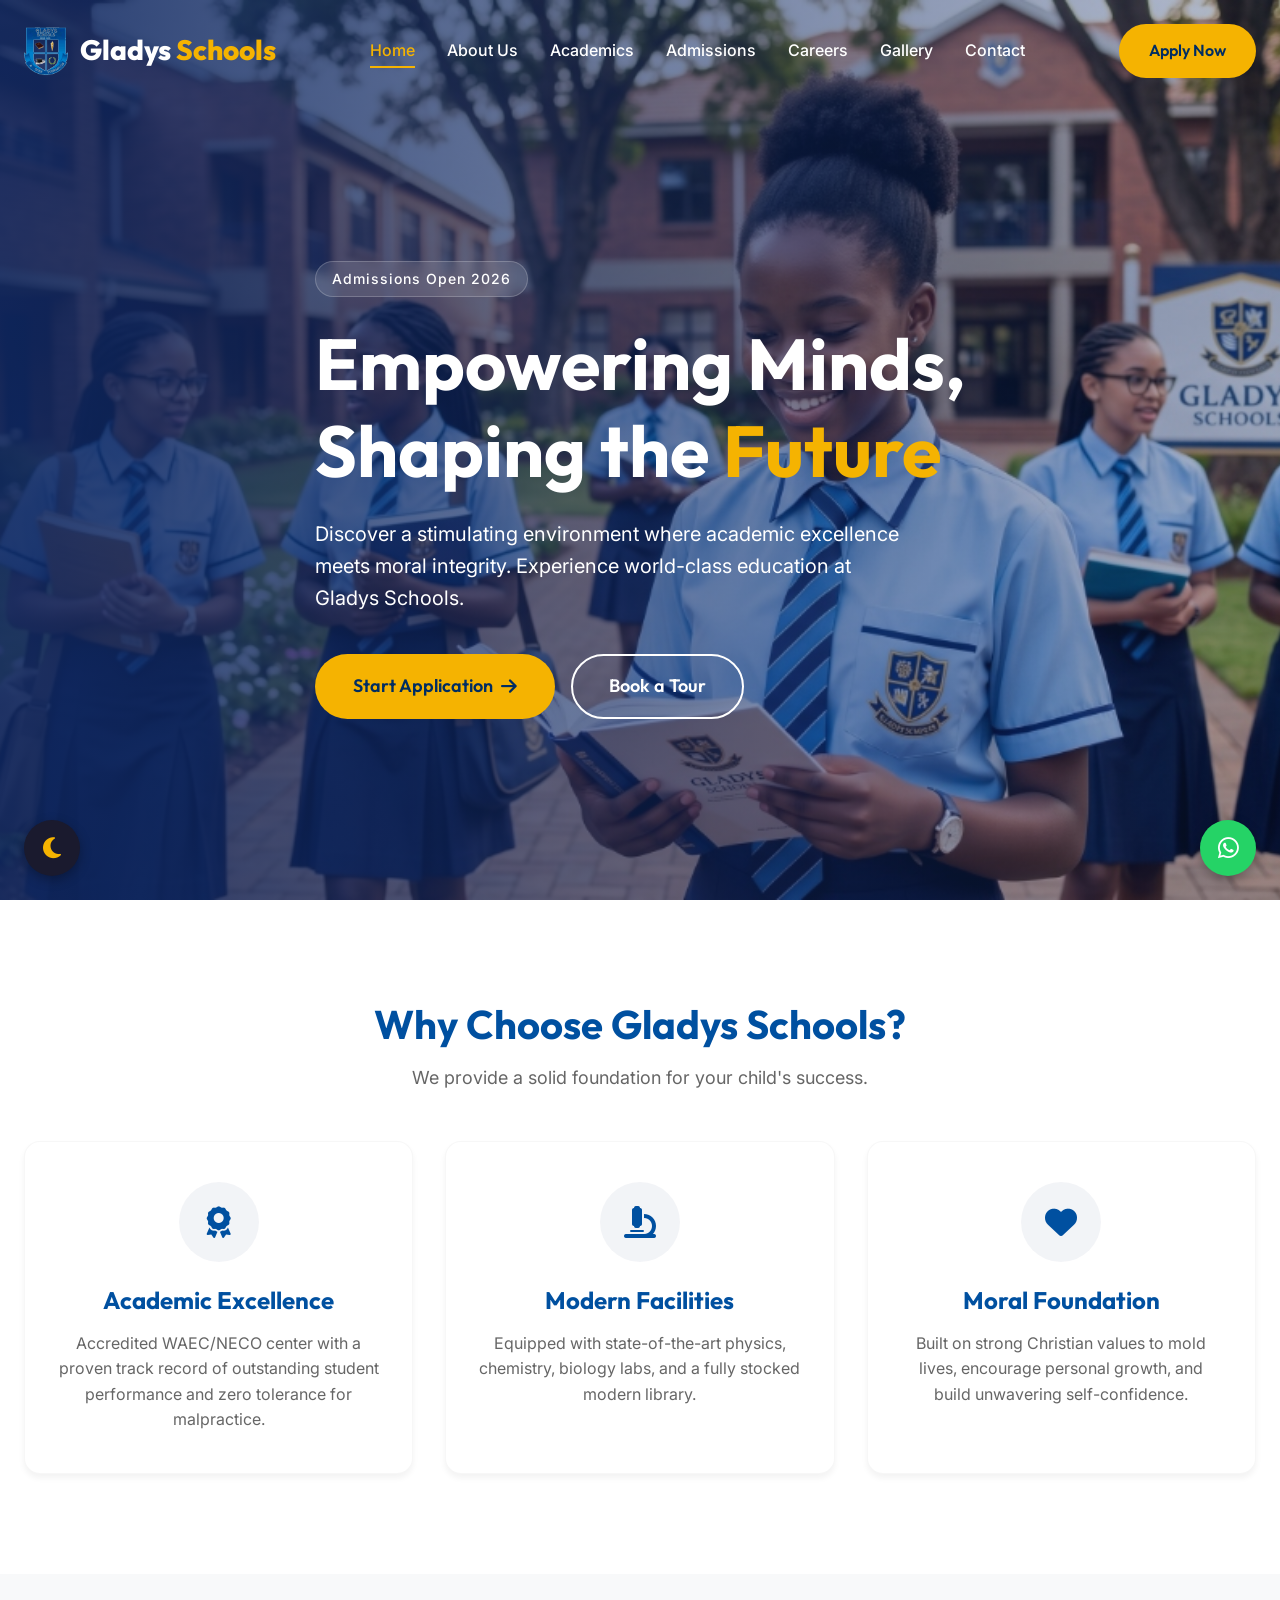
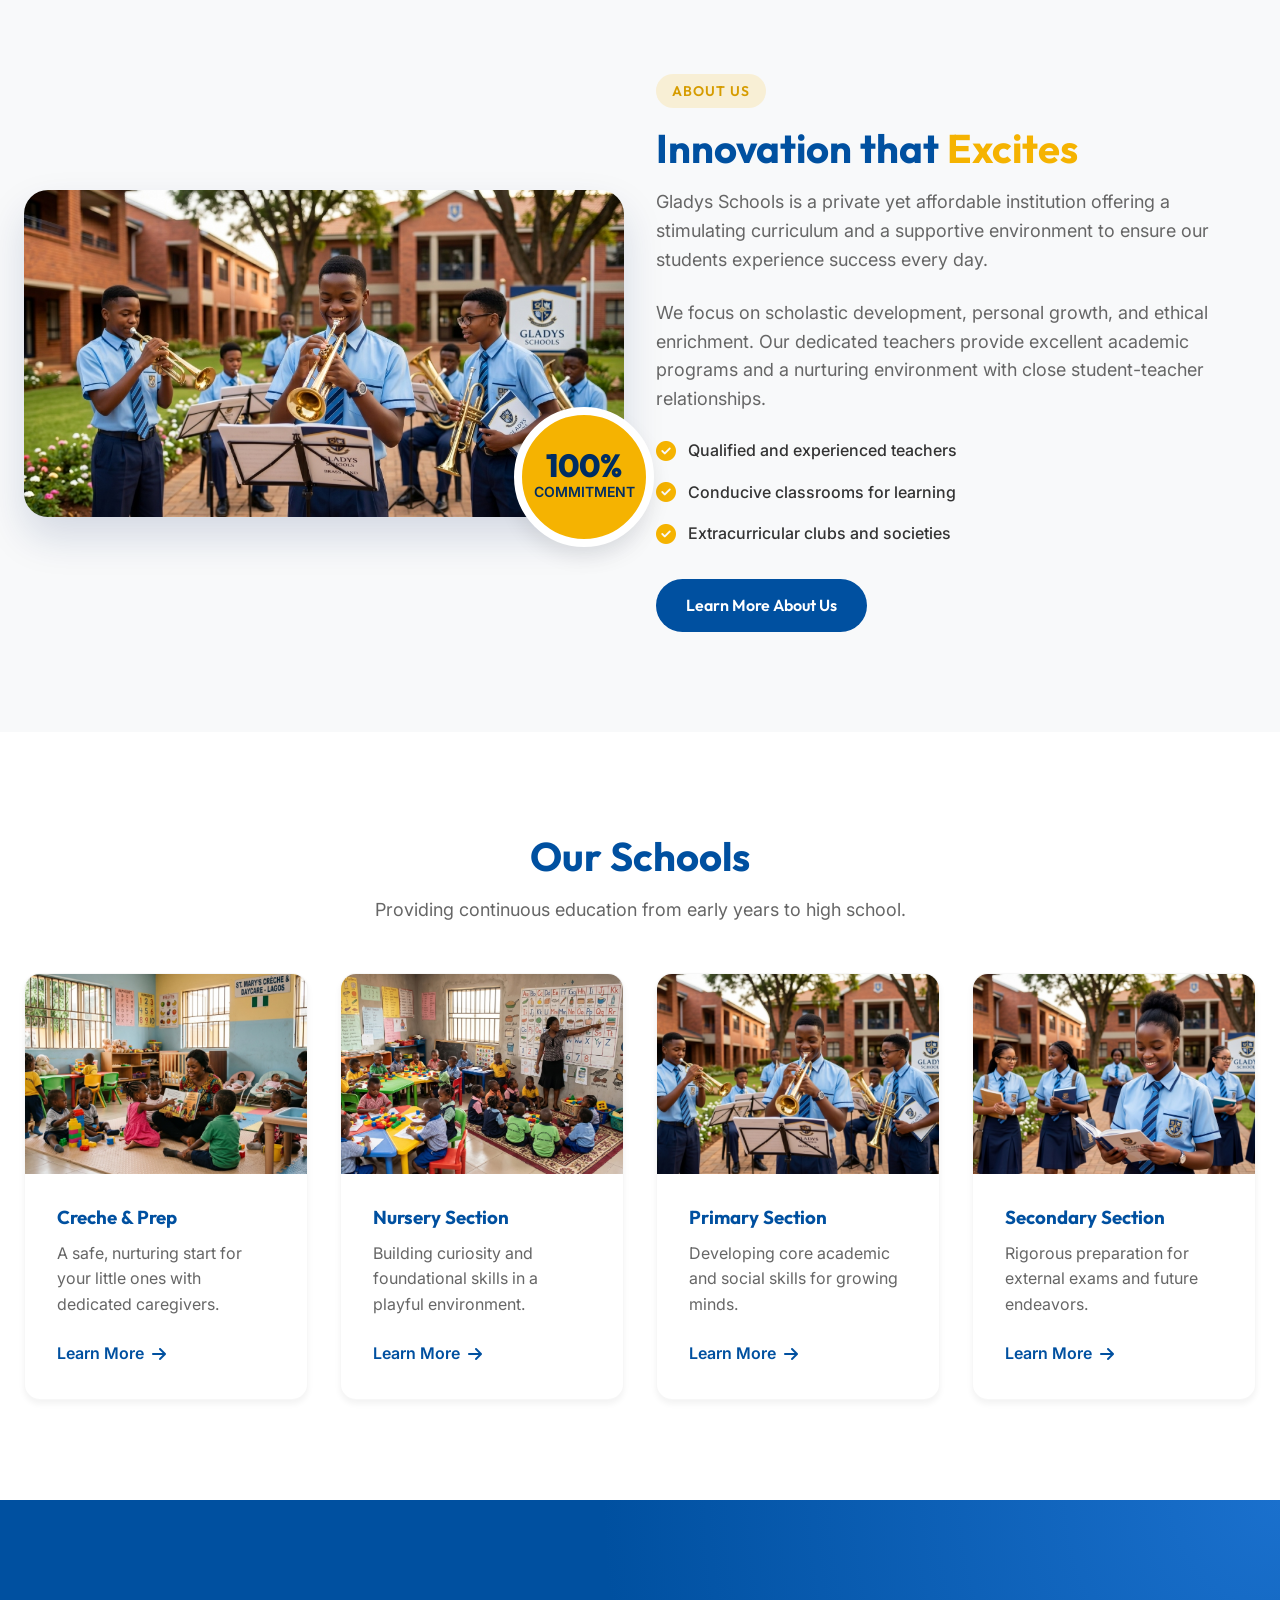
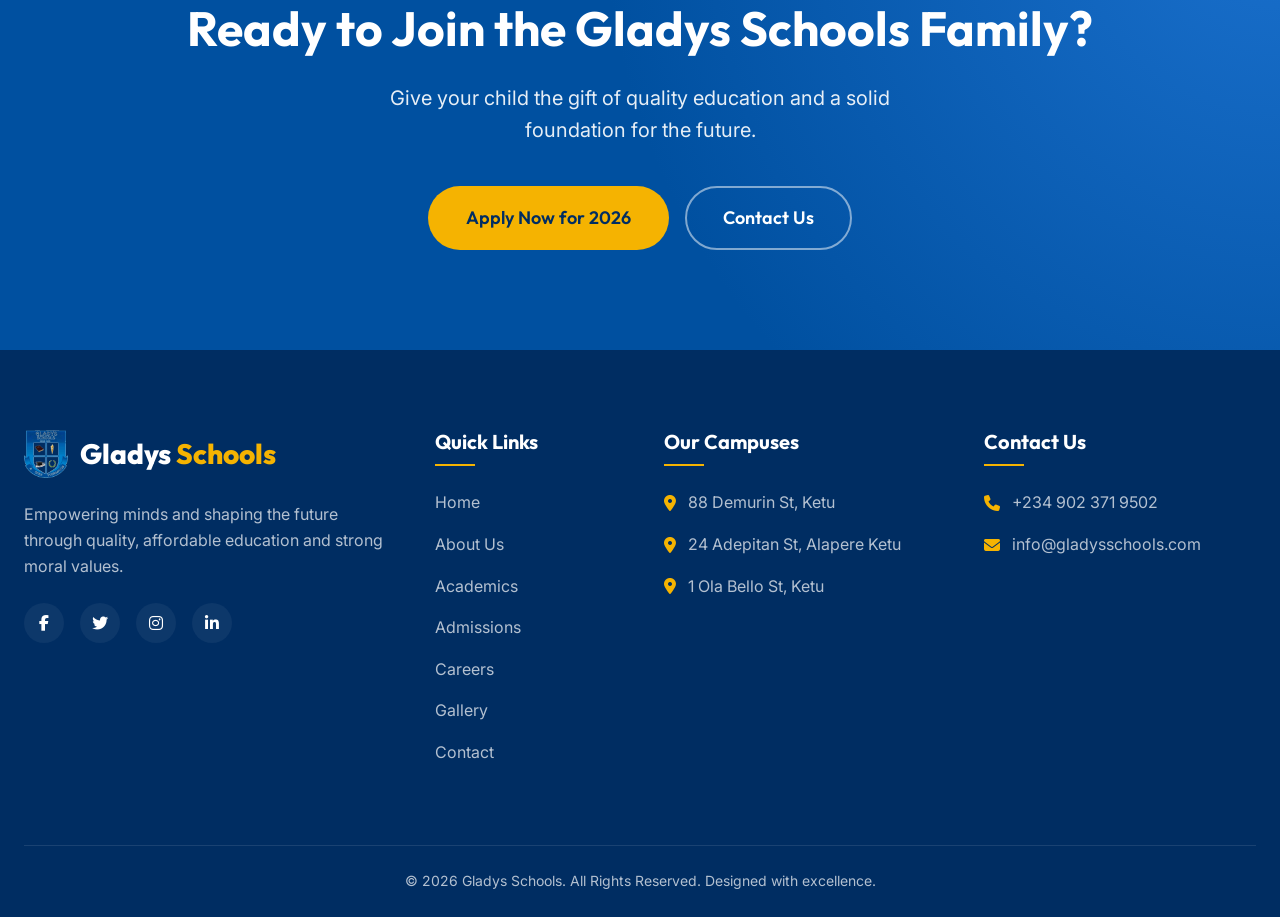
<file: index.html>
<!DOCTYPE html>
<html lang="en">
<head>
    <meta charset="UTF-8">
    <meta name="viewport" content="width=device-width, initial-scale=1.0">
    <title>Gladys Schools | Empowering Minds</title>
    <link rel="preconnect" href="https://fonts.googleapis.com">
    <link rel="preconnect" href="https://fonts.gstatic.com" crossorigin>
    <link href="https://fonts.googleapis.com/css2?family=Inter:wght@300;400;500;600&family=Outfit:wght@400;600;700;800&display=swap" rel="stylesheet">
    <link rel="stylesheet" href="styles.css">
    <link rel="stylesheet" href="https://cdnjs.cloudflare.com/ajax/libs/font-awesome/6.4.0/css/all.min.css">
</head>
<body>
    <header class="navbar">
        <div class="container nav-container">
            <div class="logo">
                <a href="index.html" class="logo-link">
                    <img src="assets/logo.png" alt="Gladys Schools Logo" class="logo-img">
                    <span class="logo-text">Gladys <span class="accent">Schools</span></span>
                </a>
            </div>
            <nav class="nav-links">
                <a href="index.html" class="active">Home</a>
                <a href="about.html">About Us</a>
                <a href="index.html#academics">Academics</a>
                <a href="admission.html">Admissions</a>
                <a href="career.html">Careers</a>
                <a href="gallery.html">Gallery</a>
                <a href="contact.html">Contact</a>
            </nav>
            <div class="nav-actions">
                <a href="https://forms.gle/RJkUyszHGyeey3H2A" target="_blank" class="btn btn-primary">Apply Now</a>
            </div>
            <button class="mobile-menu-btn"><i class="fas fa-bars"></i></button>
        </div>
    </header>

    <section id="home" class="hero">
        <div class="hero-overlay"></div>
        <div class="container hero-content">
            <span class="badge fade-in-up">Admissions Open 2026</span>
            <h1 class="hero-title fade-in-up delay-1">Empowering Minds,<br>Shaping the <span class="accent">Future</span></h1>
            <p class="hero-subtitle fade-in-up delay-2">Discover a stimulating environment where academic excellence meets moral integrity. Experience world-class education at Gladys Schools.</p>
            <div class="hero-buttons fade-in-up delay-3">
                <a href="https://forms.gle/RJkUyszHGyeey3H2A" target="_blank" class="btn btn-primary btn-large">Start Application <i class="fas fa-arrow-right"></i></a>
                <a href="contact.html" class="btn btn-outline btn-large">Book a Tour</a>
            </div>
        </div>
    </section>

    <section id="features" class="features section">
        <div class="container">
            <div class="section-header text-center">
                <h2 class="section-title">Why Choose Gladys Schools?</h2>
                <p class="section-subtitle">We provide a solid foundation for your child's success.</p>
            </div>
            <div class="grid grid-3">
                <div class="card feature-card">
                    <div class="card-icon"><i class="fas fa-award"></i></div>
                    <h3>Academic Excellence</h3>
                    <p>Accredited WAEC/NECO center with a proven track record of outstanding student performance and zero tolerance for malpractice.</p>
                </div>
                <div class="card feature-card">
                    <div class="card-icon"><i class="fas fa-microscope"></i></div>
                    <h3>Modern Facilities</h3>
                    <p>Equipped with state-of-the-art physics, chemistry, biology labs, and a fully stocked modern library.</p>
                </div>
                <div class="card feature-card">
                    <div class="card-icon"><i class="fas fa-heart"></i></div>
                    <h3>Moral Foundation</h3>
                    <p>Built on strong Christian values to mold lives, encourage personal growth, and build unwavering self-confidence.</p>
                </div>
            </div>
        </div>
    </section>

    <section id="about" class="about section bg-light">
        <div class="container">
            <div class="grid grid-2 align-center">
                <div class="about-image-wrapper">
                    <img src="assets/about_us.jpg" alt="Gladys Schools Brass Band" class="rounded-image shadow-lg">
                    <div class="experience-badge">
                        <span class="number">100%</span>
                        <span class="text">Commitment</span>
                    </div>
                </div>
                <div class="about-content">
                    <span class="section-tag">About Us</span>
                    <h2 class="section-title">Innovation that <span class="accent">Excites</span></h2>
                    <p>Gladys Schools is a private yet affordable institution offering a stimulating curriculum and a supportive environment to ensure our students experience success every day.</p>
                    <p>We focus on scholastic development, personal growth, and ethical enrichment. Our dedicated teachers provide excellent academic programs and a nurturing environment with close student-teacher relationships.</p>
                    <ul class="check-list">
                        <li><i class="fas fa-check-circle"></i> Qualified and experienced teachers</li>
                        <li><i class="fas fa-check-circle"></i> Conducive classrooms for learning</li>
                        <li><i class="fas fa-check-circle"></i> Extracurricular clubs and societies</li>
                    </ul>
                    <a href="about.html" class="btn btn-secondary mt-4">Learn More About Us</a>
                </div>
            </div>
        </div>
    </section>

    <section id="academics" class="academics section">
        <div class="container">
            <div class="section-header text-center">
                <h2 class="section-title">Our Schools</h2>
                <p class="section-subtitle">Providing continuous education from early years to high school.</p>
            </div>
            <div class="grid grid-4">
                <div class="card program-card">
                    <div class="program-img creche"></div>
                    <div class="program-content">
                        <h3>Creche & Prep</h3>
                        <p>A safe, nurturing start for your little ones with dedicated caregivers.</p>
                        <a href="about.html" class="link-arrow">Learn More <i class="fas fa-arrow-right"></i></a>
                    </div>
                </div>
                <div class="card program-card">
                    <div class="program-img nursery"></div>
                    <div class="program-content">
                        <h3>Nursery Section</h3>
                        <p>Building curiosity and foundational skills in a playful environment.</p>
                        <a href="about.html" class="link-arrow">Learn More <i class="fas fa-arrow-right"></i></a>
                    </div>
                </div>
                <div class="card program-card">
                    <div class="program-img primary"></div>
                    <div class="program-content">
                        <h3>Primary Section</h3>
                        <p>Developing core academic and social skills for growing minds.</p>
                        <a href="about.html" class="link-arrow">Learn More <i class="fas fa-arrow-right"></i></a>
                    </div>
                </div>
                <div class="card program-card">
                    <div class="program-img secondary"></div>
                    <div class="program-content">
                        <h3>Secondary Section</h3>
                        <p>Rigorous preparation for external exams and future endeavors.</p>
                        <a href="about.html" class="link-arrow">Learn More <i class="fas fa-arrow-right"></i></a>
                    </div>
                </div>
            </div>
        </div>
    </section>

    <section class="cta-section section text-center">
        <div class="container">
            <h2 class="cta-title">Ready to Join the Gladys Schools Family?</h2>
            <p class="cta-text">Give your child the gift of quality education and a solid foundation for the future.</p>
            <div class="cta-buttons">
                <a href="https://forms.gle/RJkUyszHGyeey3H2A" target="_blank" class="btn btn-primary btn-large">Apply Now for 2026</a>
                <a href="contact.html" class="btn btn-outline-light btn-large">Contact Us</a>
            </div>
        </div>
    </section>

    <footer class="footer">
        <div class="container">
            <div class="footer-grid">
                <div class="footer-col brand-col">
                    <div class="logo footer-logo">
                        <img src="assets/logo.png" alt="Gladys Schools Logo" class="logo-img">
                        <span class="logo-text">Gladys <span class="accent">Schools</span></span>
                    </div>
                    <p>Empowering minds and shaping the future through quality, affordable education and strong moral values.</p>
                    <div class="social-links">
                        <a href="#"><i class="fab fa-facebook-f"></i></a>
                        <a href="#"><i class="fab fa-twitter"></i></a>
                        <a href="#"><i class="fab fa-instagram"></i></a>
                        <a href="#"><i class="fab fa-linkedin-in"></i></a>
                    </div>
                </div>
                <div class="footer-col">
                    <h3>Quick Links</h3>
                    <ul>
                        <li><a href="index.html">Home</a></li>
                        <li><a href="about.html">About Us</a></li>
                        <li><a href="index.html#academics">Academics</a></li>
                        <li><a href="admission.html">Admissions</a></li>
                        <li><a href="career.html">Careers</a></li>
                        <li><a href="gallery.html">Gallery</a></li>
                        <li><a href="contact.html">Contact</a></li>
                    </ul>
                </div>
                <div class="footer-col">
                    <h3>Our Campuses</h3>
                    <ul>
                        <li><i class="fas fa-map-marker-alt"></i> 88 Demurin St, Ketu</li>
                        <li><i class="fas fa-map-marker-alt"></i> 24 Adepitan St, Alapere Ketu</li>
                        <li><i class="fas fa-map-marker-alt"></i> 1 Ola Bello St, Ketu</li>
                    </ul>
                </div>
                <div class="footer-col">
                    <h3>Contact Us</h3>
                    <ul>
                        <li><i class="fas fa-phone"></i> +234 902 371 9502</li>
                        <li><i class="fas fa-envelope"></i> info@gladysschools.com</li>
                    </ul>
                </div>
            </div>
            <div class="footer-bottom">
                <p>&copy; 2026 Gladys Schools. All Rights Reserved. Designed with excellence.</p>
            </div>
        </div>
    </footer>

    <!-- Theme toggle: bottom LEFT -->
    <div class="theme-container">
        <button id="theme-toggle" class="float-btn theme-float" aria-label="Toggle Dark Mode">
            <i class="fas fa-moon" id="theme-icon"></i>
        </button>
    </div>

    <!-- WhatsApp: bottom RIGHT -->
    <div class="whatsapp-container">
        <a href="https://wa.me/2348025016072" target="_blank" class="float-btn whatsapp-float" aria-label="Chat on WhatsApp">
            <i class="fab fa-whatsapp"></i>
        </a>
    </div>

    <script>
        // Theme Toggle Logic
        const themeToggleBtn = document.getElementById('theme-toggle');
        const themeIcon = document.getElementById('theme-icon');
        const currentTheme = localStorage.getItem('theme') || 'light';
        
        document.documentElement.setAttribute('data-theme', currentTheme);
        if (currentTheme === 'dark') {
            themeIcon.classList.replace('fa-moon', 'fa-sun');
        }

        themeToggleBtn.addEventListener('click', () => {
            let theme = document.documentElement.getAttribute('data-theme');
            let newTheme = theme === 'dark' ? 'light' : 'dark';
            document.documentElement.setAttribute('data-theme', newTheme);
            localStorage.setItem('theme', newTheme);
            
            if (newTheme === 'dark') {
                themeIcon.classList.replace('fa-moon', 'fa-sun');
            } else {
                themeIcon.classList.replace('fa-sun', 'fa-moon');
            }
        });

        // Mobile Menu Toggle
        const mobileMenuBtn = document.querySelector('.mobile-menu-btn');
        const navLinks = document.querySelector('.nav-links');
        
        if (mobileMenuBtn && navLinks) {
            mobileMenuBtn.addEventListener('click', () => {
                navLinks.classList.toggle('active');
            });
        }

        // Simple sticky navbar effect
        window.addEventListener('scroll', () => {
            const navbar = document.querySelector('.navbar');
            if (window.scrollY > 50) {
                navbar.classList.add('scrolled');
            } else {
                navbar.classList.remove('scrolled');
            }
        });
    </script>
</body>
</html>
</file>
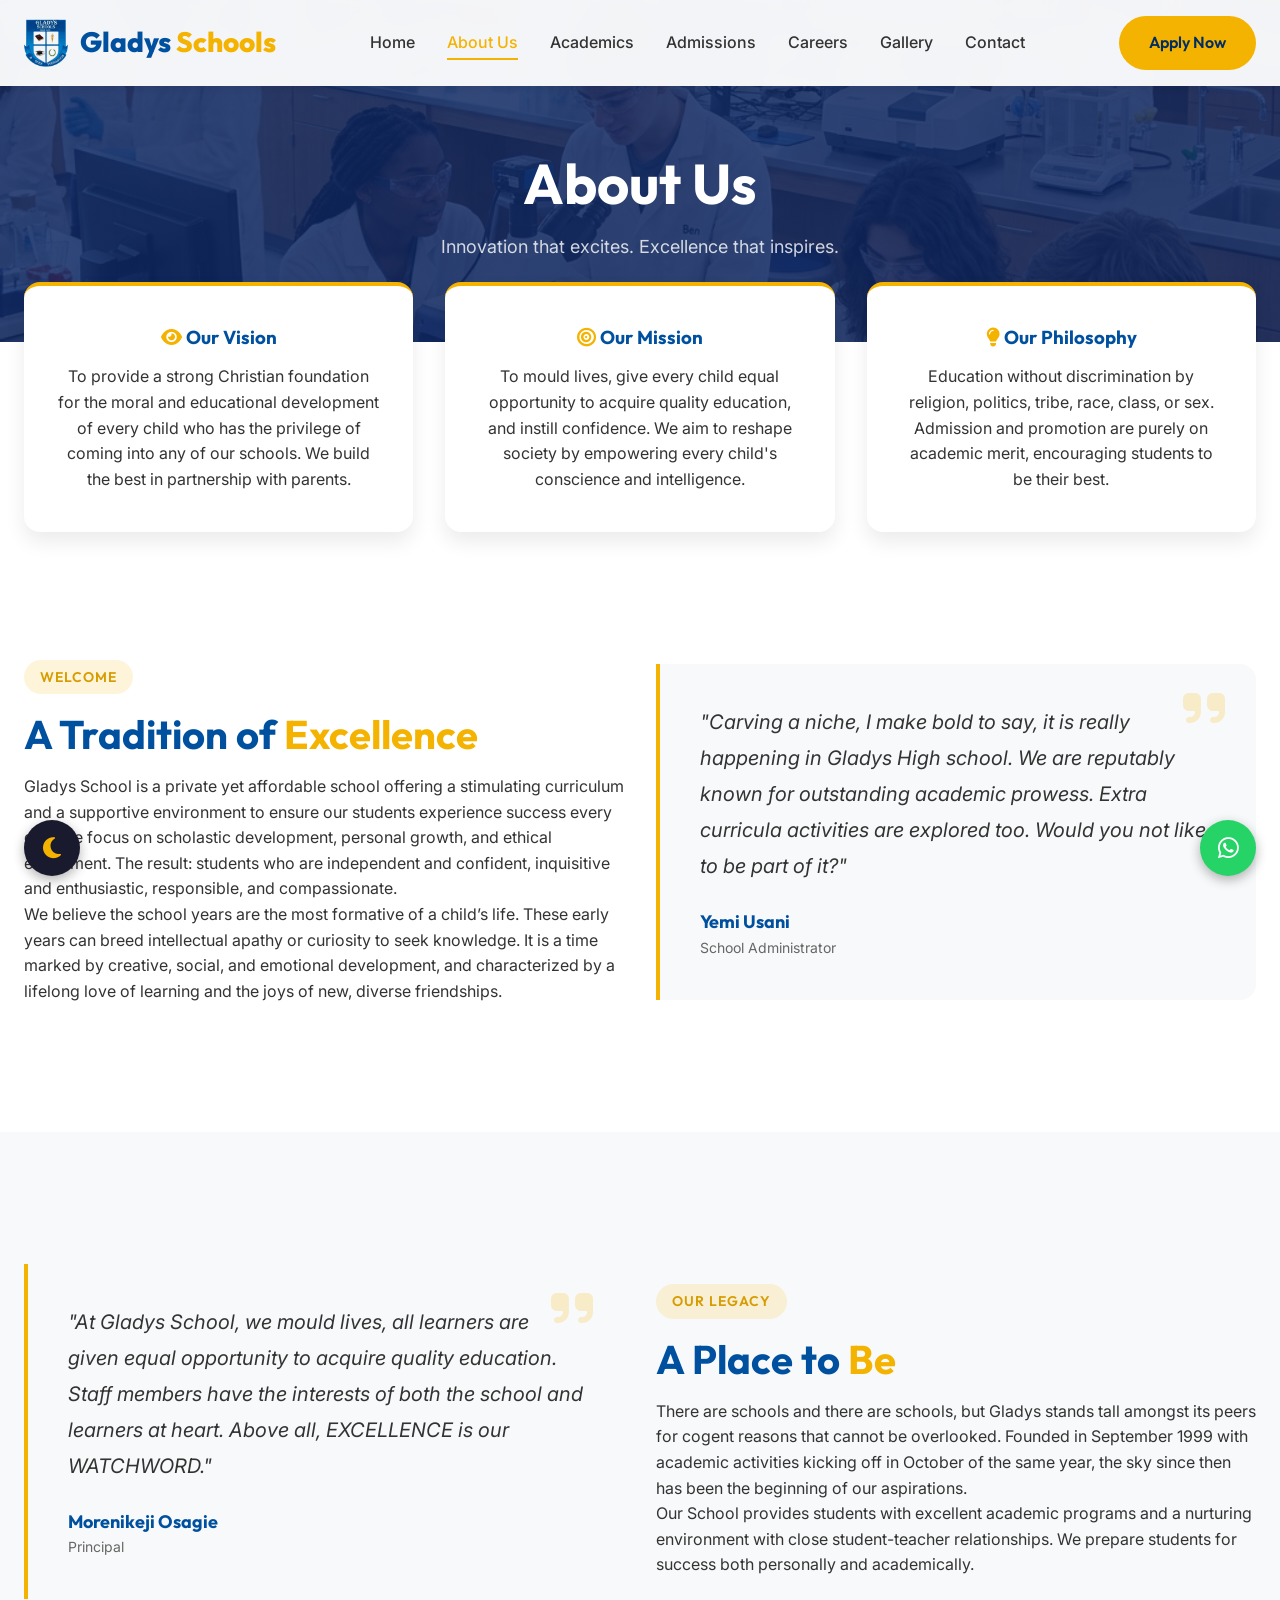
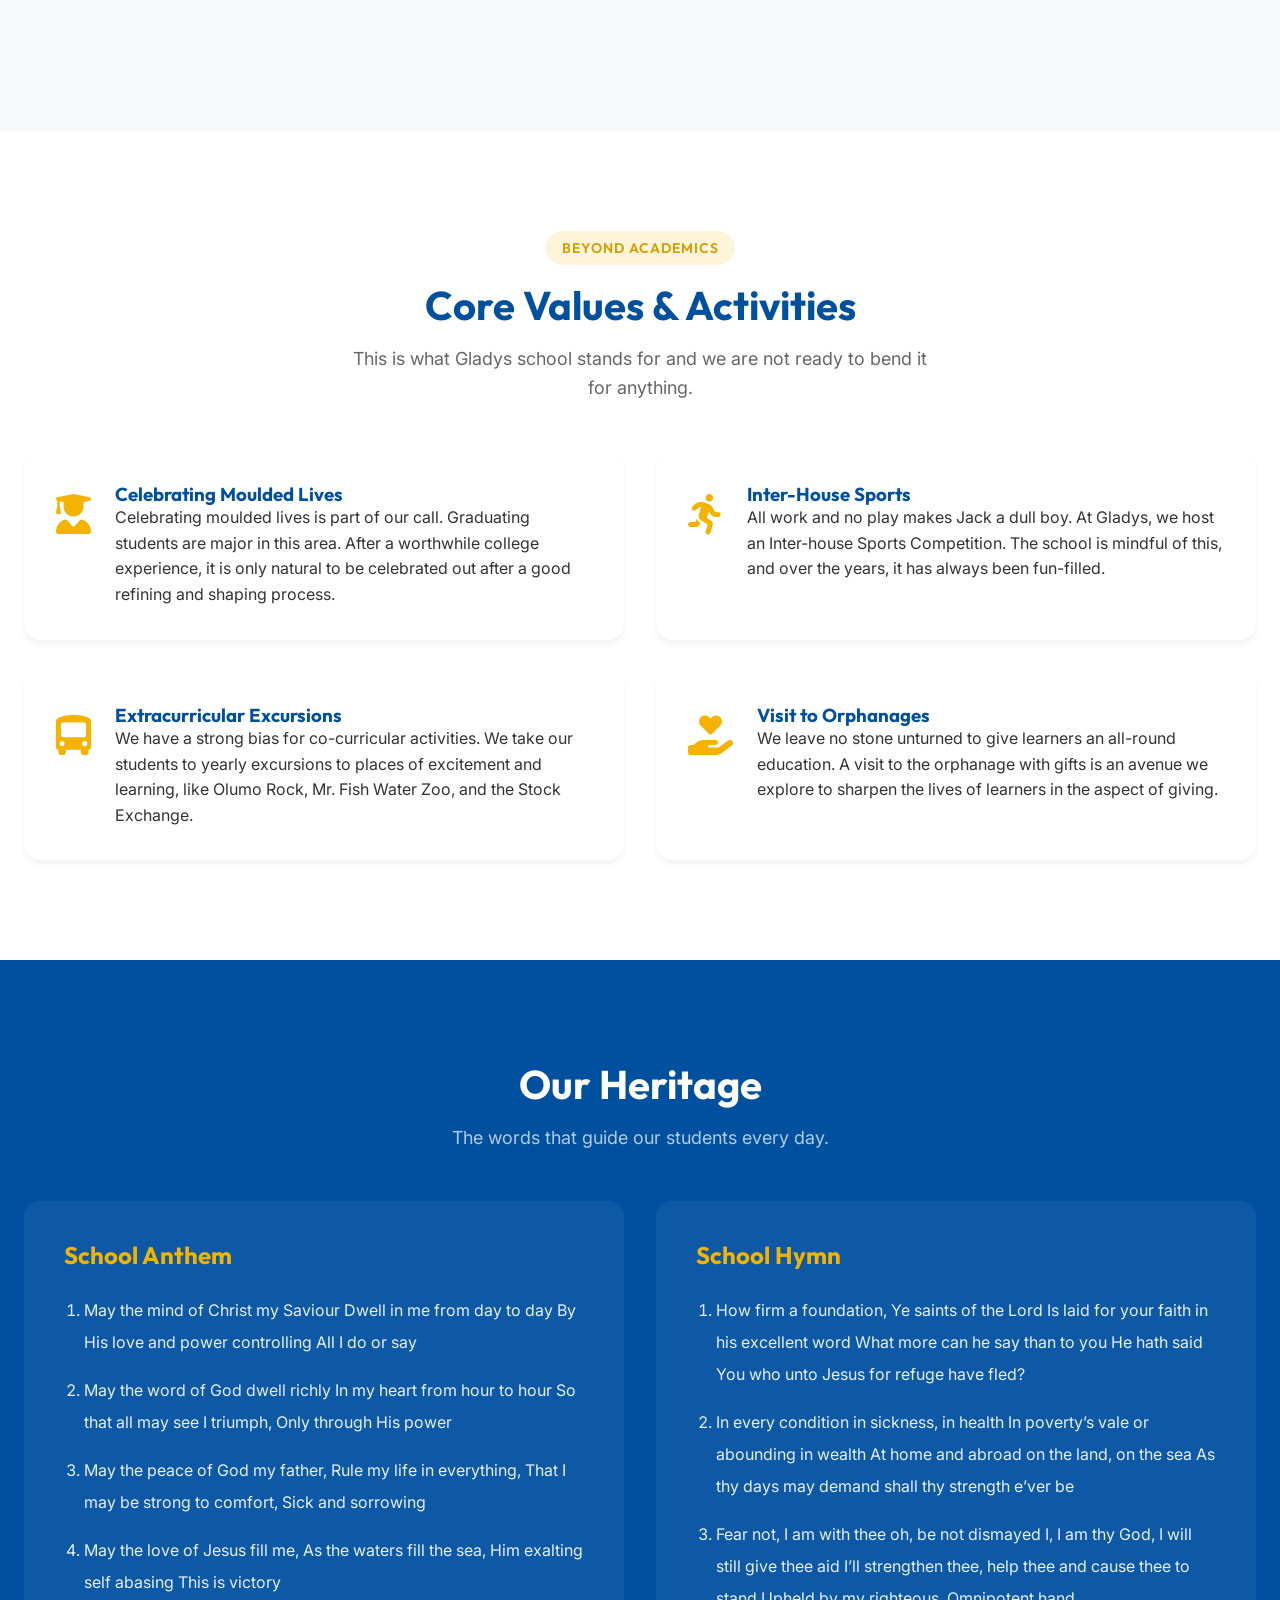
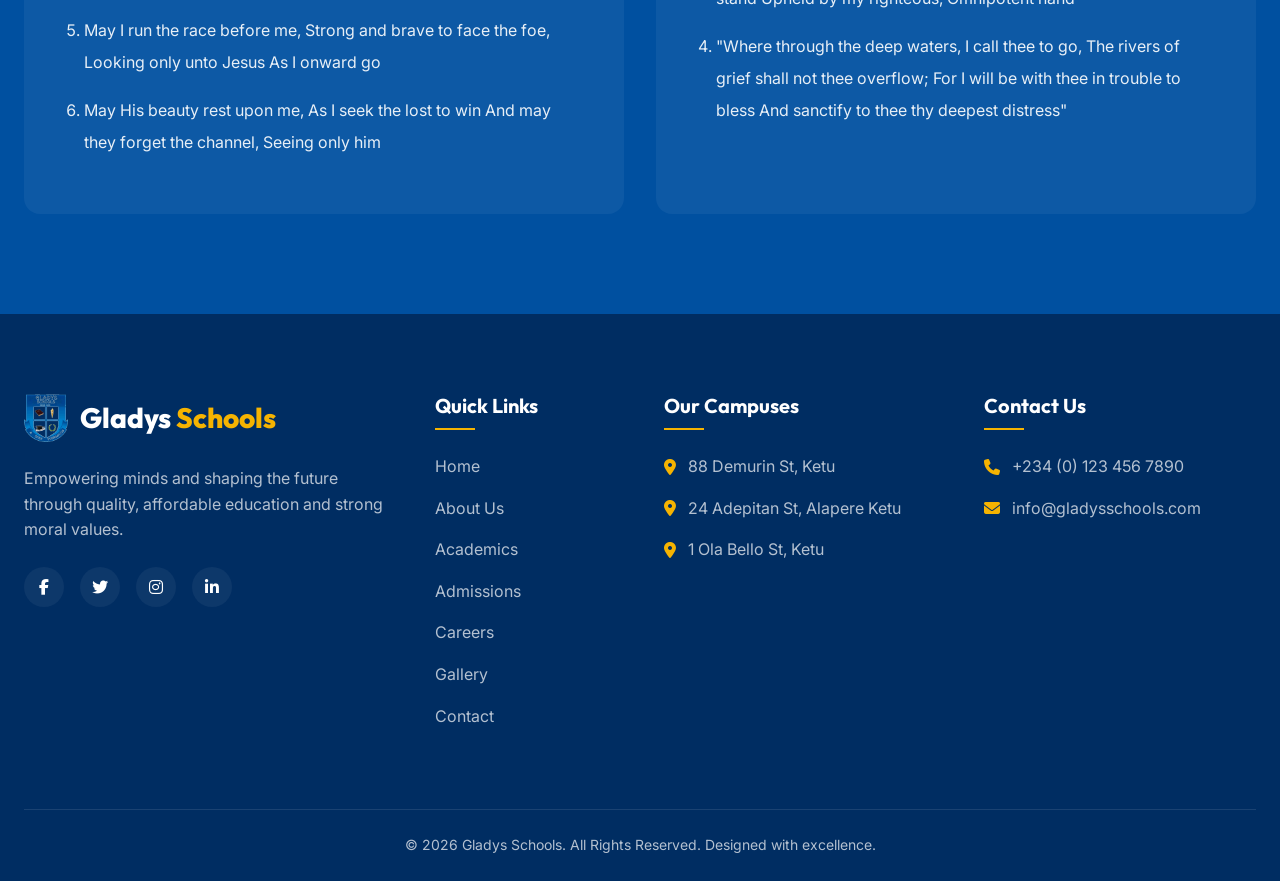
<file: about.html>
<!DOCTYPE html>
<html lang="en">
<head>
    <meta charset="UTF-8">
    <meta name="viewport" content="width=device-width, initial-scale=1.0">
    <title>About Us | Gladys Schools</title>
    <link rel="preconnect" href="https://fonts.googleapis.com">
    <link rel="preconnect" href="https://fonts.gstatic.com" crossorigin>
    <link href="https://fonts.googleapis.com/css2?family=Inter:wght@300;400;500;600&family=Outfit:wght@400;600;700;800&display=swap" rel="stylesheet">
    <link rel="stylesheet" href="styles.css">
    <link rel="stylesheet" href="https://cdnjs.cloudflare.com/ajax/libs/font-awesome/6.4.0/css/all.min.css">
    <style>
        .page-header {
            background-image: linear-gradient(rgba(15, 40, 98, 0.85), rgba(15, 40, 98, 0.85)), url('assets/classroom.png');
            background-size: cover;
            background-position: center;
            padding: 150px 0 80px;
            text-align: center;
            color: var(--white);
        }
        .page-title {
            font-size: 3.5rem;
            margin-bottom: 16px;
            color: var(--white);
        }
        .quote-block {
            background: var(--bg-light);
            padding: 40px;
            border-left: 4px solid var(--accent);
            border-radius: 0 16px 16px 0;
            margin: 32px 0;
            position: relative;
        }
        .quote-icon {
            position: absolute;
            top: 20px;
            right: 30px;
            font-size: 3rem;
            color: rgba(245, 179, 1, 0.2);
        }
        .quote-text {
            font-size: 1.25rem;
            font-style: italic;
            color: var(--text-main);
            margin-bottom: 24px;
            line-height: 1.8;
        }
        .quote-author {
            font-family: var(--font-heading);
            font-weight: 700;
            color: var(--primary);
            font-size: 1.125rem;
        }
        .quote-title {
            color: var(--text-muted);
            font-size: 0.875rem;
        }
        .vmp-cards {
            display: grid;
            grid-template-columns: repeat(3, 1fr);
            gap: 32px;
            margin-top: -60px;
            position: relative;
            z-index: 10;
        }
        .vmp-card {
            background: var(--white);
            padding: 40px 32px;
            border-radius: 16px;
            box-shadow: var(--shadow-md);
            text-align: center;
            border-top: 4px solid var(--accent);
        }
        .vmp-card h3 {
            margin-bottom: 16px;
            color: var(--primary);
        }
        .anthem-hymn-section {
            background-color: var(--primary);
            color: var(--white);
        }
        .anthem-hymn-section h2 {
            color: var(--white);
        }
        .lyric-box {
            background: rgba(255, 255, 255, 0.05);
            padding: 40px;
            border-radius: 16px;
            height: 100%;
        }
        .lyric-box h3 {
            color: var(--accent);
            margin-bottom: 24px;
            font-size: 1.5rem;
        }
        .lyric-text {
            font-size: 1rem;
            line-height: 2;
            color: rgba(255, 255, 255, 0.9);
        }
        .lyric-text ol {
            padding-left: 20px;
        }
        .lyric-text li {
            margin-bottom: 16px;
        }
        .activity-grid {
            display: grid;
            grid-template-columns: repeat(2, 1fr);
            gap: 32px;
        }
        .activity-card {
            display: flex;
            gap: 24px;
            background: var(--white);
            padding: 32px;
            border-radius: 16px;
            box-shadow: var(--shadow-sm);
        }
        .activity-icon {
            font-size: 2.5rem;
            color: var(--accent);
            flex-shrink: 0;
        }

        /* Mobile Responsive */
        @media (max-width: 768px) {
            .vmp-cards {
                grid-template-columns: 1fr;
                margin-top: 0;
            }
            .activity-grid {
                grid-template-columns: 1fr;
            }
        }

        @media (max-width: 600px) {
            .vmp-cards {
                grid-template-columns: 1fr;
                margin-top: 0;
            }
        }
    </style>
</head>
<body>
    <header class="navbar scrolled">
        <div class="container nav-container">
            <div class="logo">
                <a href="index.html" class="logo-link">
                    <img src="assets/logo.png" alt="Gladys Schools Logo" class="logo-img">
                    <span class="logo-text">Gladys <span class="accent">Schools</span></span>
                </a>
            </div>
            <nav class="nav-links">
                <a href="index.html">Home</a>
                <a href="about.html" class="active">About Us</a>
                <a href="index.html#academics">Academics</a>
                <a href="admission.html">Admissions</a>
                <a href="career.html">Careers</a>
                <a href="gallery.html">Gallery</a>
                <a href="contact.html">Contact</a>
            </nav>
            <div class="nav-actions">
                <a href="index.html#apply" class="btn btn-primary">Apply Now</a>
            </div>
            <button class="mobile-menu-btn"><i class="fas fa-bars"></i></button>
        </div>
    </header>

    <div class="page-header">
        <div class="container fade-in-up">
            <h1 class="page-title">About Us</h1>
            <p class="section-subtitle" style="color: rgba(255,255,255,0.8); margin-bottom: 0;">Innovation that excites. Excellence that inspires.</p>
        </div>
    </div>

    <section class="container vmp-cards fade-in-up delay-1">
        <div class="vmp-card">
            <h3><i class="fas fa-eye mb-2 block accent"></i> Our Vision</h3>
            <p>To provide a strong Christian foundation for the moral and educational development of every child who has the privilege of coming into any of our schools. We build the best in partnership with parents.</p>
        </div>
        <div class="vmp-card">
            <h3><i class="fas fa-bullseye mb-2 block accent"></i> Our Mission</h3>
            <p>To mould lives, give every child equal opportunity to acquire quality education, and instill confidence. We aim to reshape society by empowering every child's conscience and intelligence.</p>
        </div>
        <div class="vmp-card">
            <h3><i class="fas fa-lightbulb mb-2 block accent"></i> Our Philosophy</h3>
            <p>Education without discrimination by religion, politics, tribe, race, class, or sex. Admission and promotion are purely on academic merit, encouraging students to be their best.</p>
        </div>
    </section>

    <section class="section">
        <div class="container">
            <div class="grid grid-2 align-center">
                <div>
                    <span class="section-tag">Welcome</span>
                    <h2 class="section-title">A Tradition of <span class="accent">Excellence</span></h2>
                    <p>Gladys School is a private yet affordable school offering a stimulating curriculum and a supportive environment to ensure our students experience success every day. We focus on scholastic development, personal growth, and ethical enrichment. The result: students who are independent and confident, inquisitive and enthusiastic, responsible, and compassionate.</p>
                    <p>We believe the school years are the most formative of a child’s life. These early years can breed intellectual apathy or curiosity to seek knowledge. It is a time marked by creative, social, and emotional development, and characterized by a lifelong love of learning and the joys of new, diverse friendships.</p>
                </div>
                <div>
                    <div class="quote-block">
                        <i class="fas fa-quote-right quote-icon"></i>
                        <p class="quote-text">"Carving a niche, I make bold to say, it is really happening in Gladys High school. We are reputably known for outstanding academic prowess. Extra curricula activities are explored too. Would you not like to be part of it?"</p>
                        <div class="quote-author">Yemi Usani</div>
                        <div class="quote-title">School Administrator</div>
                    </div>
                </div>
            </div>
        </div>
    </section>

    <section class="section bg-light">
        <div class="container">
            <div class="grid grid-2 align-center">
                <div>
                    <div class="quote-block">
                        <i class="fas fa-quote-right quote-icon"></i>
                        <p class="quote-text">"At Gladys School, we mould lives, all learners are given equal opportunity to acquire quality education. Staff members have the interests of both the school and learners at heart. Above all, EXCELLENCE is our WATCHWORD."</p>
                        <div class="quote-author">Morenikeji Osagie</div>
                        <div class="quote-title">Principal</div>
                    </div>
                </div>
                <div>
                    <span class="section-tag">Our Legacy</span>
                    <h2 class="section-title">A Place to <span class="accent">Be</span></h2>
                    <p>There are schools and there are schools, but Gladys stands tall amongst its peers for cogent reasons that cannot be overlooked. Founded in September 1999 with academic activities kicking off in October of the same year, the sky since then has been the beginning of our aspirations.</p>
                    <p>Our School provides students with excellent academic programs and a nurturing environment with close student-teacher relationships. We prepare students for success both personally and academically.</p>
                </div>
            </div>
        </div>
    </section>

    <section class="section">
        <div class="container">
            <div class="section-header text-center">
                <span class="section-tag">Beyond Academics</span>
                <h2 class="section-title">Core Values & Activities</h2>
                <p class="section-subtitle">This is what Gladys school stands for and we are not ready to bend it for anything.</p>
            </div>
            
            <div class="activity-grid">
                <div class="activity-card">
                    <div class="activity-icon"><i class="fas fa-user-graduate"></i></div>
                    <div>
                        <h3>Celebrating Moulded Lives</h3>
                        <p>Celebrating moulded lives is part of our call. Graduating students are major in this area. After a worthwhile college experience, it is only natural to be celebrated out after a good refining and shaping process.</p>
                    </div>
                </div>
                <div class="activity-card">
                    <div class="activity-icon"><i class="fas fa-running"></i></div>
                    <div>
                        <h3>Inter-House Sports</h3>
                        <p>All work and no play makes Jack a dull boy. At Gladys, we host an Inter-house Sports Competition. The school is mindful of this, and over the years, it has always been fun-filled.</p>
                    </div>
                </div>
                <div class="activity-card">
                    <div class="activity-icon"><i class="fas fa-bus-alt"></i></div>
                    <div>
                        <h3>Extracurricular Excursions</h3>
                        <p>We have a strong bias for co-curricular activities. We take our students to yearly excursions to places of excitement and learning, like Olumo Rock, Mr. Fish Water Zoo, and the Stock Exchange.</p>
                    </div>
                </div>
                <div class="activity-card">
                    <div class="activity-icon"><i class="fas fa-hand-holding-heart"></i></div>
                    <div>
                        <h3>Visit to Orphanages</h3>
                        <p>We leave no stone unturned to give learners an all-round education. A visit to the orphanage with gifts is an avenue we explore to sharpen the lives of learners in the aspect of giving.</p>
                    </div>
                </div>
            </div>
        </div>
    </section>

    <section class="section anthem-hymn-section">
        <div class="container">
            <div class="section-header text-center">
                <h2 class="section-title">Our Heritage</h2>
                <p class="section-subtitle" style="color: rgba(255,255,255,0.7);">The words that guide our students every day.</p>
            </div>
            <div class="grid grid-2">
                <div class="lyric-box">
                    <h3>School Anthem</h3>
                    <div class="lyric-text">
                        <ol>
                            <li>May the mind of Christ my Saviour Dwell in me from day to day By His love and power controlling All I do or say</li>
                            <li>May the word of God dwell richly In my heart from hour to hour So that all may see I triumph, Only through His power</li>
                            <li>May the peace of God my father, Rule my life in everything, That I may be strong to comfort, Sick and sorrowing</li>
                            <li>May the love of Jesus fill me, As the waters fill the sea, Him exalting self abasing This is victory</li>
                            <li>May I run the race before me, Strong and brave to face the foe, Looking only unto Jesus As I onward go</li>
                            <li>May His beauty rest upon me, As I seek the lost to win And may they forget the channel, Seeing only him</li>
                        </ol>
                    </div>
                </div>
                <div class="lyric-box">
                    <h3>School Hymn</h3>
                    <div class="lyric-text">
                        <ol>
                            <li>How firm a foundation, Ye saints of the Lord Is laid for your faith in his excellent word What more can he say than to you He hath said You who unto Jesus for refuge have fled?</li>
                            <li>In every condition in sickness, in health In poverty’s vale or abounding in wealth At home and abroad on the land, on the sea As thy days may demand shall thy strength e’ver be</li>
                            <li>Fear not, I am with thee oh, be not dismayed I, I am thy God, I will still give thee aid I’ll strengthen thee, help thee and cause thee to stand Upheld by my righteous, Omnipotent hand</li>
                            <li>"Where through the deep waters, I call thee to go, The rivers of grief shall not thee overflow; For I will be with thee in trouble to bless And sanctify to thee thy deepest distress"</li>
                        </ol>
                    </div>
                </div>
            </div>
        </div>
    </section>

    <footer class="footer">
        <div class="container">
            <div class="footer-grid">
                <div class="footer-col brand-col">
                    <div class="logo footer-logo">
                        <img src="assets/logo.png" alt="Gladys Schools Logo" class="logo-img">
                        <span class="logo-text">Gladys <span class="accent">Schools</span></span>
                    </div>
                    <p>Empowering minds and shaping the future through quality, affordable education and strong moral values.</p>
                    <div class="social-links">
                        <a href="#"><i class="fab fa-facebook-f"></i></a>
                        <a href="#"><i class="fab fa-twitter"></i></a>
                        <a href="#"><i class="fab fa-instagram"></i></a>
                        <a href="#"><i class="fab fa-linkedin-in"></i></a>
                    </div>
                </div>
                <div class="footer-col">
                    <h3>Quick Links</h3>
                    <ul>
                        <li><a href="index.html">Home</a></li>
                        <li><a href="about.html">About Us</a></li>
                        <li><a href="index.html#academics">Academics</a></li>
                        <li><a href="admission.html">Admissions</a></li>
                        <li><a href="career.html">Careers</a></li>
                        <li><a href="gallery.html">Gallery</a></li>
                        <li><a href="contact.html">Contact</a></li>
                    </ul>
                </div>
                <div class="footer-col">
                    <h3>Our Campuses</h3>
                    <ul>
                        <li><i class="fas fa-map-marker-alt"></i> 88 Demurin St, Ketu</li>
                        <li><i class="fas fa-map-marker-alt"></i> 24 Adepitan St, Alapere Ketu</li>
                        <li><i class="fas fa-map-marker-alt"></i> 1 Ola Bello St, Ketu</li>
                    </ul>
                </div>
                <div class="footer-col">
                    <h3>Contact Us</h3>
                    <ul>
                        <li><i class="fas fa-phone"></i> +234 (0) 123 456 7890</li>
                        <li><i class="fas fa-envelope"></i> info@gladysschools.com</li>
                    </ul>
                </div>
            </div>
            <div class="footer-bottom">
                <p>&copy; 2026 Gladys Schools. All Rights Reserved. Designed with excellence.</p>
            </div>
        </div>
    </footer>

    <!-- Theme toggle: bottom LEFT -->
    <div class="theme-container">
        <button id="theme-toggle" class="float-btn theme-float" aria-label="Toggle Dark Mode">
            <i class="fas fa-moon" id="theme-icon"></i>
        </button>
    </div>

    <!-- WhatsApp: bottom RIGHT -->
    <div class="whatsapp-container">
        <a href="https://wa.me/2348025016072" target="_blank" class="float-btn whatsapp-float" aria-label="Chat on WhatsApp">
            <i class="fab fa-whatsapp"></i>
        </a>
    </div>

    <script>
        // Theme Toggle Logic
        const themeToggleBtn = document.getElementById('theme-toggle');
        const themeIcon = document.getElementById('theme-icon');
        const currentTheme = localStorage.getItem('theme') || 'light';
        
        document.documentElement.setAttribute('data-theme', currentTheme);
        if (currentTheme === 'dark') {
            themeIcon.classList.replace('fa-moon', 'fa-sun');
        }

        themeToggleBtn.addEventListener('click', () => {
            let theme = document.documentElement.getAttribute('data-theme');
            let newTheme = theme === 'dark' ? 'light' : 'dark';
            document.documentElement.setAttribute('data-theme', newTheme);
            localStorage.setItem('theme', newTheme);
            
            if (newTheme === 'dark') {
                themeIcon.classList.replace('fa-moon', 'fa-sun');
            } else {
                themeIcon.classList.replace('fa-sun', 'fa-moon');
            }
        });

        // Mobile Menu Toggle
        const mobileMenuBtn = document.querySelector('.mobile-menu-btn');
        const navLinks = document.querySelector('.nav-links');
        
        if (mobileMenuBtn && navLinks) {
            mobileMenuBtn.addEventListener('click', () => {
                navLinks.classList.toggle('active');
            });
        }

        // Simple sticky navbar effect
        window.addEventListener('scroll', () => {
            const navbar = document.querySelector('.navbar');
            if (window.scrollY > 50) {
                navbar.classList.add('scrolled');
            } else {
                navbar.classList.add('scrolled'); // keep it scrolled on subpages so text is visible on white bg
            }
        });
        
        // Ensure navbar is styled correctly on load
        document.querySelector('.navbar').style.background = 'rgba(255, 255, 255, 0.95)';
        document.querySelector('.navbar').style.boxShadow = 'var(--shadow-sm)';
        document.querySelectorAll('.nav-links a').forEach(el => el.style.color = 'var(--text-main)');
        document.querySelector('.logo-text').style.color = 'var(--primary)';
        document.querySelector('.nav-links a.active').style.color = 'var(--accent)';
    </script>
</body>
</html>
</file>
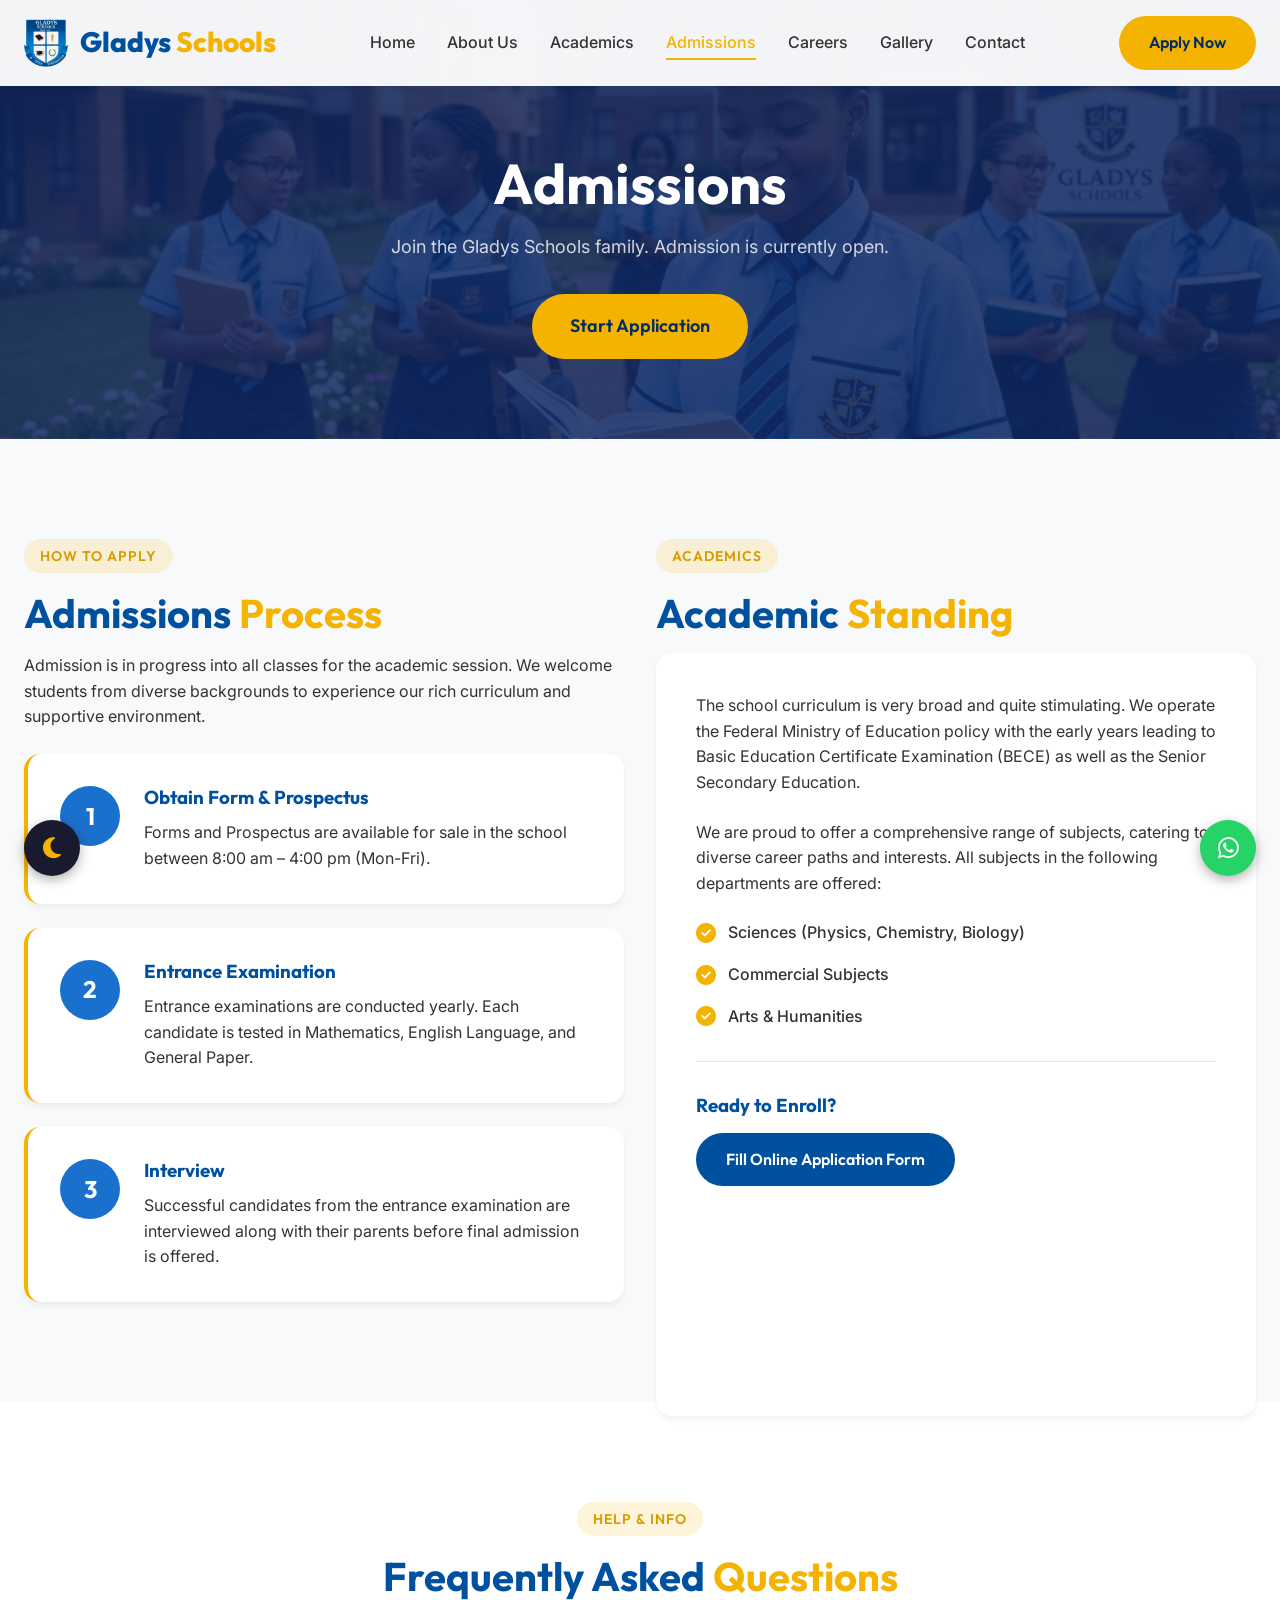
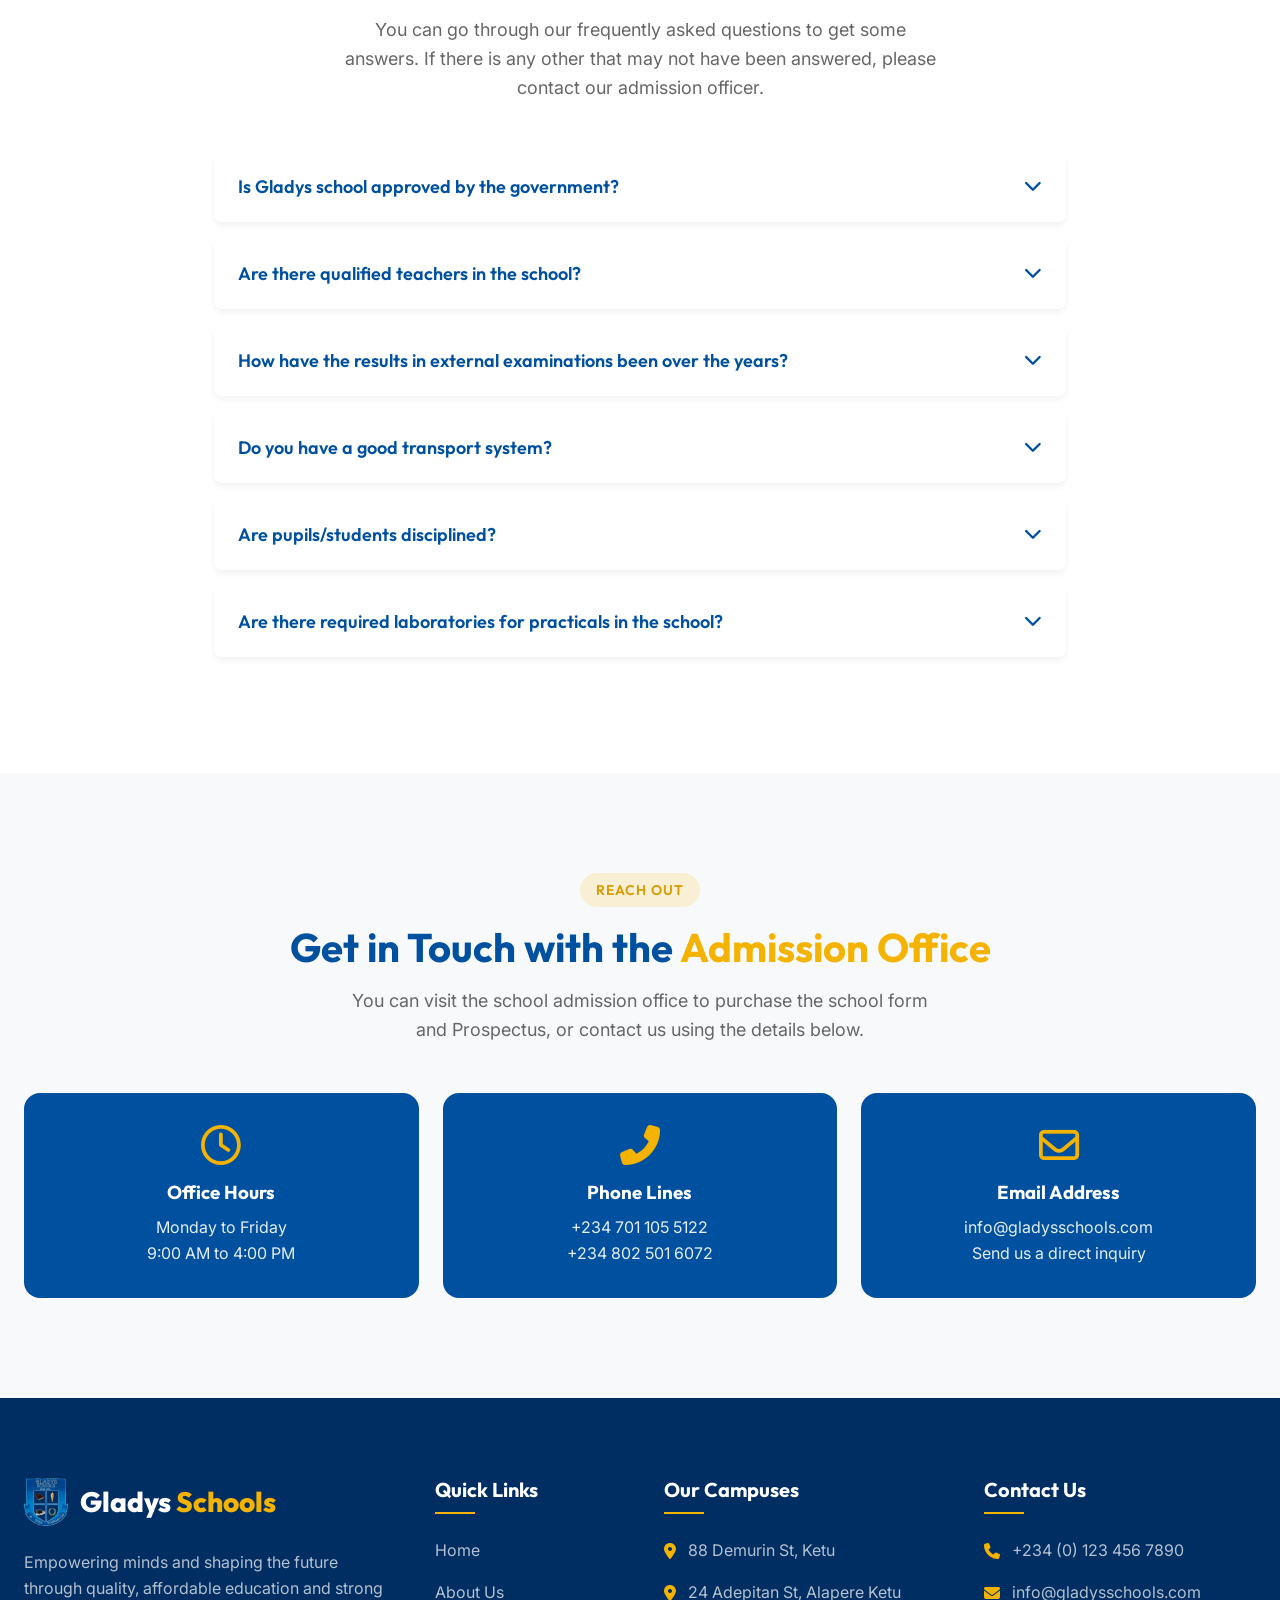
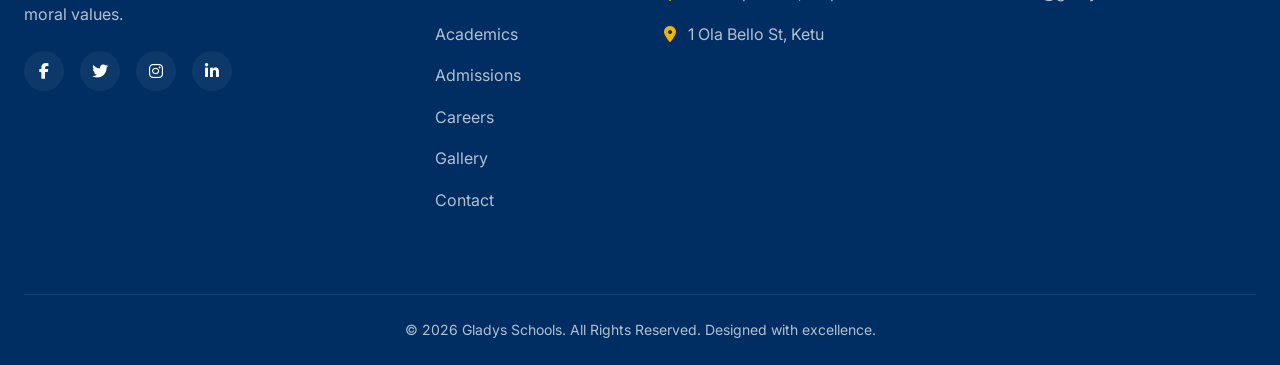
<file: admission.html>
<!DOCTYPE html>
<html lang="en">
<head>
    <meta charset="UTF-8">
    <meta name="viewport" content="width=device-width, initial-scale=1.0">
    <title>Admissions | Gladys Schools</title>
    <link rel="preconnect" href="https://fonts.googleapis.com">
    <link rel="preconnect" href="https://fonts.gstatic.com" crossorigin>
    <link href="https://fonts.googleapis.com/css2?family=Inter:wght@300;400;500;600&family=Outfit:wght@400;600;700;800&display=swap" rel="stylesheet">
    <link rel="stylesheet" href="styles.css">
    <link rel="stylesheet" href="https://cdnjs.cloudflare.com/ajax/libs/font-awesome/6.4.0/css/all.min.css">
    <style>
        .page-header {
            background-image: linear-gradient(rgba(15, 40, 98, 0.85), rgba(15, 40, 98, 0.85)), url('assets/new_hero.jpg');
            background-size: cover;
            background-position: center;
            padding: 150px 0 80px;
            text-align: center;
            color: var(--white);
        }
        .page-title {
            font-size: 3.5rem;
            margin-bottom: 16px;
            color: var(--white);
        }
        
        /* Process Steps */
        .process-steps {
            display: flex;
            flex-direction: column;
            gap: 24px;
        }
        .step-card {
            background: var(--white);
            border-radius: 16px;
            padding: 32px;
            box-shadow: var(--shadow-sm);
            display: flex;
            gap: 24px;
            align-items: flex-start;
            border-left: 4px solid var(--accent);
        }
        .step-number {
            width: 60px;
            height: 60px;
            background: var(--primary-light);
            color: var(--white);
            border-radius: 50%;
            display: flex;
            align-items: center;
            justify-content: center;
            font-family: var(--font-heading);
            font-size: 1.5rem;
            font-weight: 700;
            flex-shrink: 0;
        }
        .step-content h3 {
            margin-bottom: 12px;
            color: var(--primary);
        }
        
        /* FAQ Accordion */
        .faq-item {
            background: var(--white);
            border-radius: 8px;
            margin-bottom: 16px;
            box-shadow: var(--shadow-sm);
            overflow: hidden;
        }
        .faq-question {
            padding: 24px;
            cursor: pointer;
            display: flex;
            justify-content: space-between;
            align-items: center;
            font-family: var(--font-heading);
            font-weight: 600;
            font-size: 1.125rem;
            color: var(--primary);
            background: var(--white);
            border: none;
            width: 100%;
            text-align: left;
            transition: var(--transition);
        }
        .faq-question:hover {
            color: var(--accent);
        }
        .faq-question i {
            transition: transform 0.3s ease;
        }
        .faq-question.active i {
            transform: rotate(180deg);
        }
        .faq-answer {
            max-height: 0;
            overflow: hidden;
            transition: max-height 0.3s ease;
            background: var(--bg-light);
        }
        .faq-answer p {
            padding: 0 24px 24px;
            color: var(--text-main);
        }

        /* Contact Info Cards */
        .contact-grid {
            display: grid;
            grid-template-columns: repeat(3, 1fr);
            gap: 24px;
            margin-top: 48px;
        }
        .contact-card {
            background: var(--primary);
            color: var(--white);
            padding: 32px;
            border-radius: 16px;
            text-align: center;
            transition: var(--transition);
        }
        .contact-card:hover {
            transform: translateY(-5px);
            background: var(--primary-light);
        }
        .contact-card i {
            font-size: 2.5rem;
            color: var(--accent);
            margin-bottom: 16px;
        }
        .contact-card h3 {
            color: var(--white);
            margin-bottom: 12px;
        }
        .contact-card p, .contact-card a {
            color: rgba(255, 255, 255, 0.9);
        }
        .contact-card a:hover {
            color: var(--accent);
        }

        /* Mobile Responsive */
        @media (max-width: 768px) {
            .contact-grid {
                grid-template-columns: 1fr;
            }
        }
    </style>
</head>
<body>
    <header class="navbar scrolled">
        <div class="container nav-container">
            <div class="logo">
                <a href="index.html" class="logo-link">
                    <img src="assets/logo.png" alt="Gladys Schools Logo" class="logo-img">
                    <span class="logo-text">Gladys <span class="accent">Schools</span></span>
                </a>
            </div>
            <nav class="nav-links">
                <a href="index.html">Home</a>
                <a href="about.html">About Us</a>
                <a href="index.html#academics">Academics</a>
                <a href="admission.html" class="active">Admissions</a>
                <a href="career.html">Careers</a>
                <a href="gallery.html">Gallery</a>
                <a href="contact.html">Contact</a>
            </nav>
            <div class="nav-actions">
                <a href="https://forms.gle/RJkUyszHGyeey3H2A" target="_blank" class="btn btn-primary">Apply Now</a>
            </div>
            <button class="mobile-menu-btn"><i class="fas fa-bars"></i></button>
        </div>
    </header>

    <div class="page-header">
        <div class="container fade-in-up">
            <h1 class="page-title">Admissions</h1>
            <p class="section-subtitle" style="color: rgba(255,255,255,0.8); margin-bottom: 0;">Join the Gladys Schools family. Admission is currently open.</p>
            <div class="mt-4" style="margin-top: 32px;">
                <a href="https://forms.gle/RJkUyszHGyeey3H2A" target="_blank" class="btn btn-primary btn-large">Start Application</a>
            </div>
        </div>
    </div>

    <section class="section bg-light">
        <div class="container">
            <div class="grid grid-2">
                <div>
                    <span class="section-tag">How to Apply</span>
                    <h2 class="section-title">Admissions <span class="accent">Process</span></h2>
                    <p class="mb-4" style="margin-bottom: 24px;">Admission is in progress into all classes for the academic session. We welcome students from diverse backgrounds to experience our rich curriculum and supportive environment.</p>
                    
                    <div class="process-steps">
                        <div class="step-card">
                            <div class="step-number">1</div>
                            <div class="step-content">
                                <h3>Obtain Form & Prospectus</h3>
                                <p>Forms and Prospectus are available for sale in the school between 8:00 am – 4:00 pm (Mon-Fri).</p>
                            </div>
                        </div>
                        <div class="step-card">
                            <div class="step-number">2</div>
                            <div class="step-content">
                                <h3>Entrance Examination</h3>
                                <p>Entrance examinations are conducted yearly. Each candidate is tested in Mathematics, English Language, and General Paper.</p>
                            </div>
                        </div>
                        <div class="step-card">
                            <div class="step-number">3</div>
                            <div class="step-content">
                                <h3>Interview</h3>
                                <p>Successful candidates from the entrance examination are interviewed along with their parents before final admission is offered.</p>
                            </div>
                        </div>
                    </div>
                </div>
                
                <div>
                    <span class="section-tag">Academics</span>
                    <h2 class="section-title">Academic <span class="accent">Standing</span></h2>
                    <div style="background: var(--white); padding: 40px; border-radius: 16px; box-shadow: var(--shadow-sm); height: 100%;">
                        <p style="margin-bottom: 24px;">The school curriculum is very broad and quite stimulating. We operate the Federal Ministry of Education policy with the early years leading to Basic Education Certificate Examination (BECE) as well as the Senior Secondary Education.</p>
                        <p style="margin-bottom: 24px;">We are proud to offer a comprehensive range of subjects, catering to diverse career paths and interests. All subjects in the following departments are offered:</p>
                        <ul class="check-list">
                            <li><i class="fas fa-check-circle"></i> Sciences (Physics, Chemistry, Biology)</li>
                            <li><i class="fas fa-check-circle"></i> Commercial Subjects</li>
                            <li><i class="fas fa-check-circle"></i> Arts & Humanities</li>
                        </ul>
                        <div style="margin-top: 32px; padding-top: 32px; border-top: 1px solid rgba(0,0,0,0.1);">
                            <h3 style="color: var(--primary); margin-bottom: 16px;">Ready to Enroll?</h3>
                            <a href="https://forms.gle/RJkUyszHGyeey3H2A" target="_blank" class="btn btn-secondary">Fill Online Application Form</a>
                        </div>
                    </div>
                </div>
            </div>
        </div>
    </section>

    <section class="section">
        <div class="container" style="max-width: 900px;">
            <div class="section-header text-center">
                <span class="section-tag">Help & Info</span>
                <h2 class="section-title">Frequently Asked <span class="accent">Questions</span></h2>
                <p class="section-subtitle">You can go through our frequently asked questions to get some answers. If there is any other that may not have been answered, please contact our admission officer.</p>
            </div>
            
            <div class="faq-container">
                <div class="faq-item">
                    <button class="faq-question">Is Gladys school approved by the government? <i class="fas fa-chevron-down"></i></button>
                    <div class="faq-answer">
                        <p>Yes, Gladys school is a private school in Lagos State fully approved by the government.</p>
                    </div>
                </div>
                <div class="faq-item">
                    <button class="faq-question">Are there qualified teachers in the school? <i class="fas fa-chevron-down"></i></button>
                    <div class="faq-answer">
                        <p>Yes, there are highly qualified teachers in the school. They are all graduates with teaching experience.</p>
                    </div>
                </div>
                <div class="faq-item">
                    <button class="faq-question">How have the results in external examinations been over the years? <i class="fas fa-chevron-down"></i></button>
                    <div class="faq-answer">
                        <p>The results in WAEC and NECO have been consistently outstanding over the years.</p>
                    </div>
                </div>
                <div class="faq-item">
                    <button class="faq-question">Do you have a good transport system? <i class="fas fa-chevron-down"></i></button>
                    <div class="faq-answer">
                        <p>Yes, we have school buses that ply four major routes: Ajegunle, Agiliti, Alapere and Ikosi.</p>
                    </div>
                </div>
                <div class="faq-item">
                    <button class="faq-question">Are pupils/students disciplined? <i class="fas fa-chevron-down"></i></button>
                    <div class="faq-answer">
                        <p>Yes, pupils and students are strictly disciplined both morally and academically.</p>
                    </div>
                </div>
                <div class="faq-item">
                    <button class="faq-question">Are there required laboratories for practicals in the school? <i class="fas fa-chevron-down"></i></button>
                    <div class="faq-answer">
                        <p>There are required, fully-equipped laboratories for practicals. Students perform practical experiments duly from time to time.</p>
                    </div>
                </div>
            </div>
        </div>
    </section>

    <section class="section bg-light" id="contact-admissions">
        <div class="container">
            <div class="section-header text-center">
                <span class="section-tag">Reach Out</span>
                <h2 class="section-title">Get in Touch with the <span class="accent">Admission Office</span></h2>
                <p class="section-subtitle">You can visit the school admission office to purchase the school form and Prospectus, or contact us using the details below.</p>
            </div>
            
            <div class="contact-grid">
                <div class="contact-card">
                    <i class="far fa-clock"></i>
                    <h3>Office Hours</h3>
                    <p>Monday to Friday</p>
                    <p>9:00 AM to 4:00 PM</p>
                </div>
                <div class="contact-card">
                    <i class="fas fa-phone-alt"></i>
                    <h3>Phone Lines</h3>
                    <p>+234 701 105 5122</p>
                    <p>+234 802 501 6072</p>
                </div>
                <div class="contact-card">
                    <i class="far fa-envelope"></i>
                    <h3>Email Address</h3>
                    <p><a href="mailto:info@gladysschools.com">info@gladysschools.com</a></p>
                    <p>Send us a direct inquiry</p>
                </div>
            </div>
        </div>
    </section>

    <footer class="footer">
        <div class="container">
            <div class="footer-grid">
                <div class="footer-col brand-col">
                    <div class="logo footer-logo">
                        <img src="assets/logo.png" alt="Gladys Schools Logo" class="logo-img">
                        <span class="logo-text">Gladys <span class="accent">Schools</span></span>
                    </div>
                    <p>Empowering minds and shaping the future through quality, affordable education and strong moral values.</p>
                    <div class="social-links">
                        <a href="#"><i class="fab fa-facebook-f"></i></a>
                        <a href="#"><i class="fab fa-twitter"></i></a>
                        <a href="#"><i class="fab fa-instagram"></i></a>
                        <a href="#"><i class="fab fa-linkedin-in"></i></a>
                    </div>
                </div>
                <div class="footer-col">
                    <h3>Quick Links</h3>
                    <ul>
                        <li><a href="index.html">Home</a></li>
                        <li><a href="about.html">About Us</a></li>
                        <li><a href="index.html#academics">Academics</a></li>
                        <li><a href="admission.html">Admissions</a></li>
                        <li><a href="career.html">Careers</a></li>
                        <li><a href="gallery.html">Gallery</a></li>
                        <li><a href="contact.html">Contact</a></li>
                    </ul>
                </div>
                <div class="footer-col">
                    <h3>Our Campuses</h3>
                    <ul>
                        <li><i class="fas fa-map-marker-alt"></i> 88 Demurin St, Ketu</li>
                        <li><i class="fas fa-map-marker-alt"></i> 24 Adepitan St, Alapere Ketu</li>
                        <li><i class="fas fa-map-marker-alt"></i> 1 Ola Bello St, Ketu</li>
                    </ul>
                </div>
                <div class="footer-col">
                    <h3>Contact Us</h3>
                    <ul>
                        <li><i class="fas fa-phone"></i> +234 (0) 123 456 7890</li>
                        <li><i class="fas fa-envelope"></i> info@gladysschools.com</li>
                    </ul>
                </div>
            </div>
            <div class="footer-bottom">
                <p>&copy; 2026 Gladys Schools. All Rights Reserved. Designed with excellence.</p>
            </div>
        </div>
    </footer>

    <!-- Theme toggle: bottom LEFT -->
    <div class="theme-container">
        <button id="theme-toggle" class="float-btn theme-float" aria-label="Toggle Dark Mode">
            <i class="fas fa-moon" id="theme-icon"></i>
        </button>
    </div>

    <!-- WhatsApp: bottom RIGHT -->
    <div class="whatsapp-container">
        <a href="https://wa.me/2348025016072" target="_blank" class="float-btn whatsapp-float" aria-label="Chat on WhatsApp">
            <i class="fab fa-whatsapp"></i>
        </a>
    </div>

    <script>
        // Theme Toggle Logic
        const themeToggleBtn = document.getElementById('theme-toggle');
        const themeIcon = document.getElementById('theme-icon');
        const currentTheme = localStorage.getItem('theme') || 'light';
        
        document.documentElement.setAttribute('data-theme', currentTheme);
        if (currentTheme === 'dark') {
            themeIcon.classList.replace('fa-moon', 'fa-sun');
        }

        themeToggleBtn.addEventListener('click', () => {
            let theme = document.documentElement.getAttribute('data-theme');
            let newTheme = theme === 'dark' ? 'light' : 'dark';
            document.documentElement.setAttribute('data-theme', newTheme);
            localStorage.setItem('theme', newTheme);
            
            if (newTheme === 'dark') {
                themeIcon.classList.replace('fa-moon', 'fa-sun');
            } else {
                themeIcon.classList.replace('fa-sun', 'fa-moon');
            }
        });

        // Mobile Menu Toggle
        const mobileMenuBtn = document.querySelector('.mobile-menu-btn');
        const navLinks = document.querySelector('.nav-links');
        
        if (mobileMenuBtn && navLinks) {
            mobileMenuBtn.addEventListener('click', () => {
                navLinks.classList.toggle('active');
            });
        }

        // Simple sticky navbar effect
        window.addEventListener('scroll', () => {
            const navbar = document.querySelector('.navbar');
            if (window.scrollY > 50) {
                navbar.classList.add('scrolled');
            } else {
                navbar.classList.add('scrolled'); // keep it scrolled on subpages so text is visible on white bg
            }
        });
        
        // Ensure navbar is styled correctly on load
        document.querySelector('.navbar').style.background = 'rgba(255, 255, 255, 0.95)';
        document.querySelector('.navbar').style.boxShadow = 'var(--shadow-sm)';
        document.querySelectorAll('.nav-links a').forEach(el => el.style.color = 'var(--text-main)');
        document.querySelector('.logo-text').style.color = 'var(--primary)';
        document.querySelector('.nav-links a.active').style.color = 'var(--accent)';

        // FAQ Accordion Logic
        document.querySelectorAll('.faq-question').forEach(button => {
            button.addEventListener('click', () => {
                const answer = button.nextElementSibling;
                const isActive = button.classList.contains('active');
                
                // Close all other accordions
                document.querySelectorAll('.faq-question').forEach(btn => {
                    btn.classList.remove('active');
                    btn.nextElementSibling.style.maxHeight = null;
                });

                if (!isActive) {
                    button.classList.add('active');
                    answer.style.maxHeight = answer.scrollHeight + "px";
                }
            });
        });
    </script>
</body>
</html>
</file>
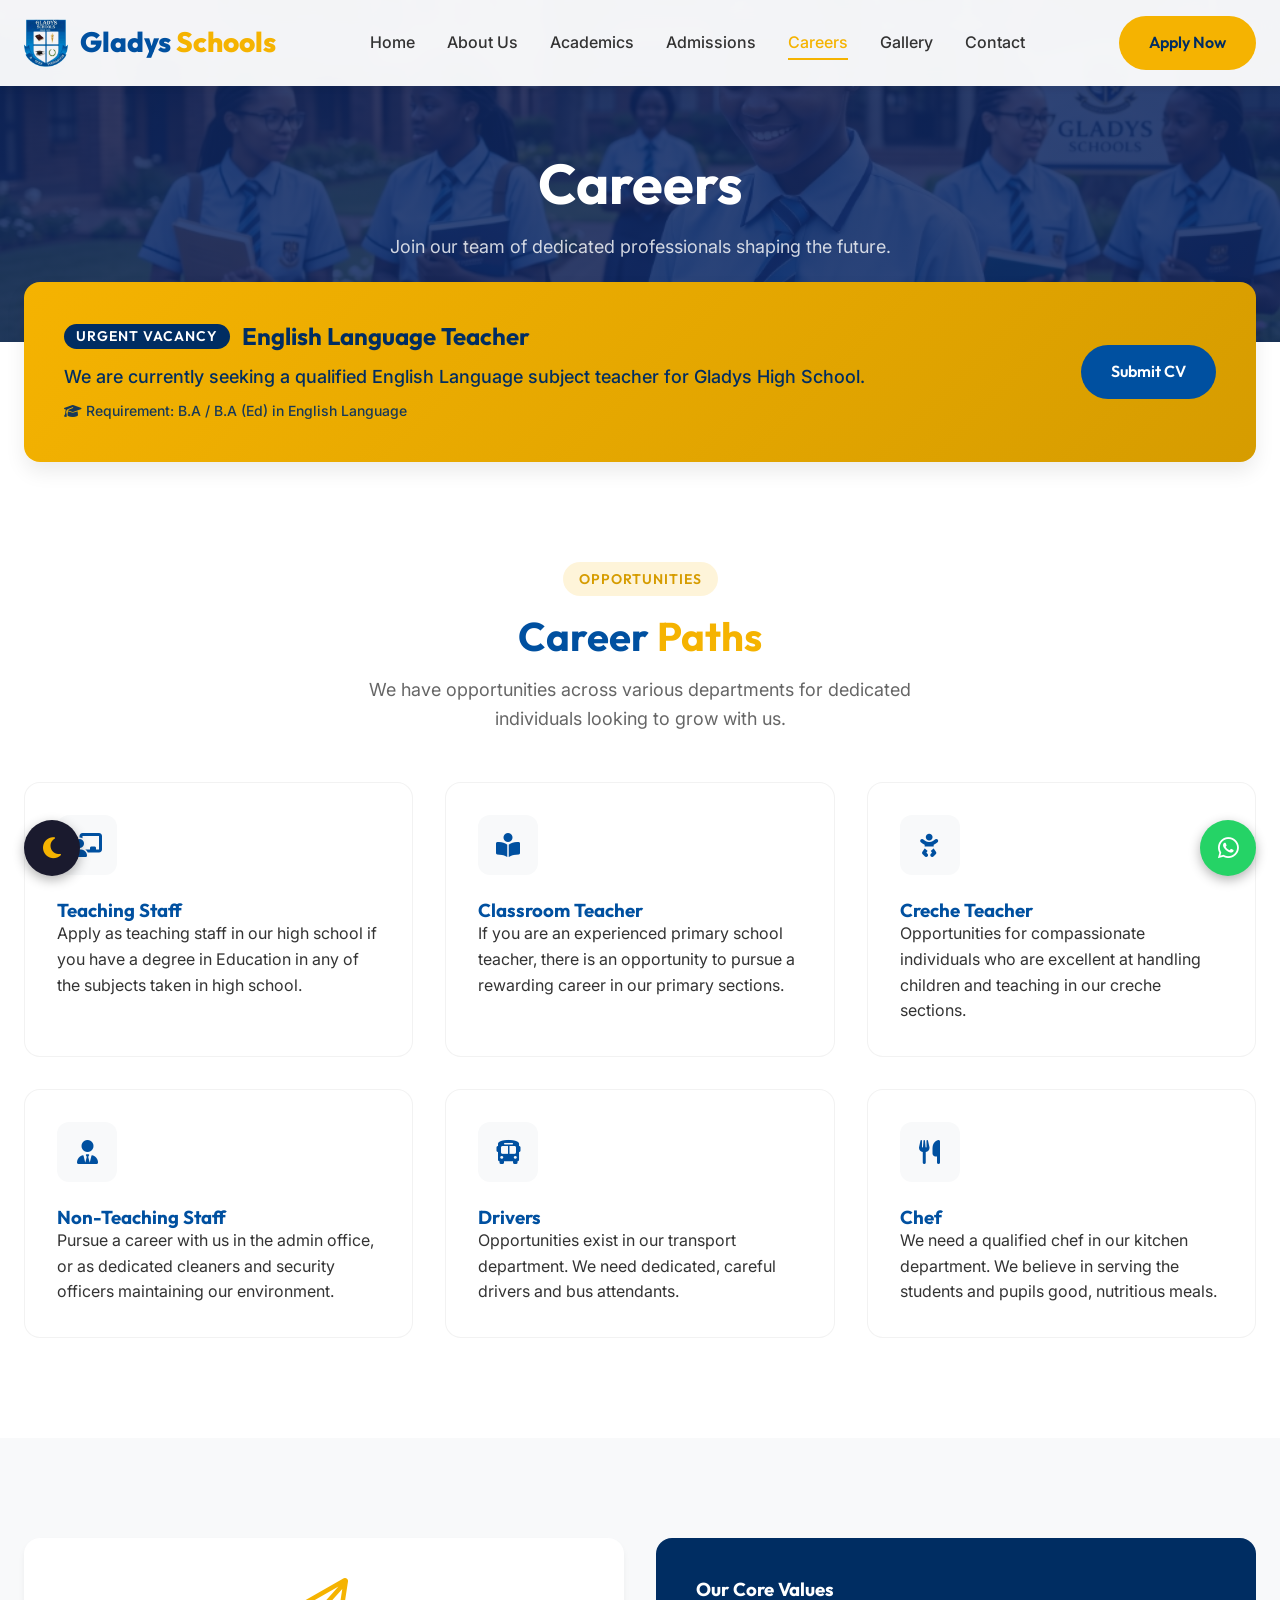
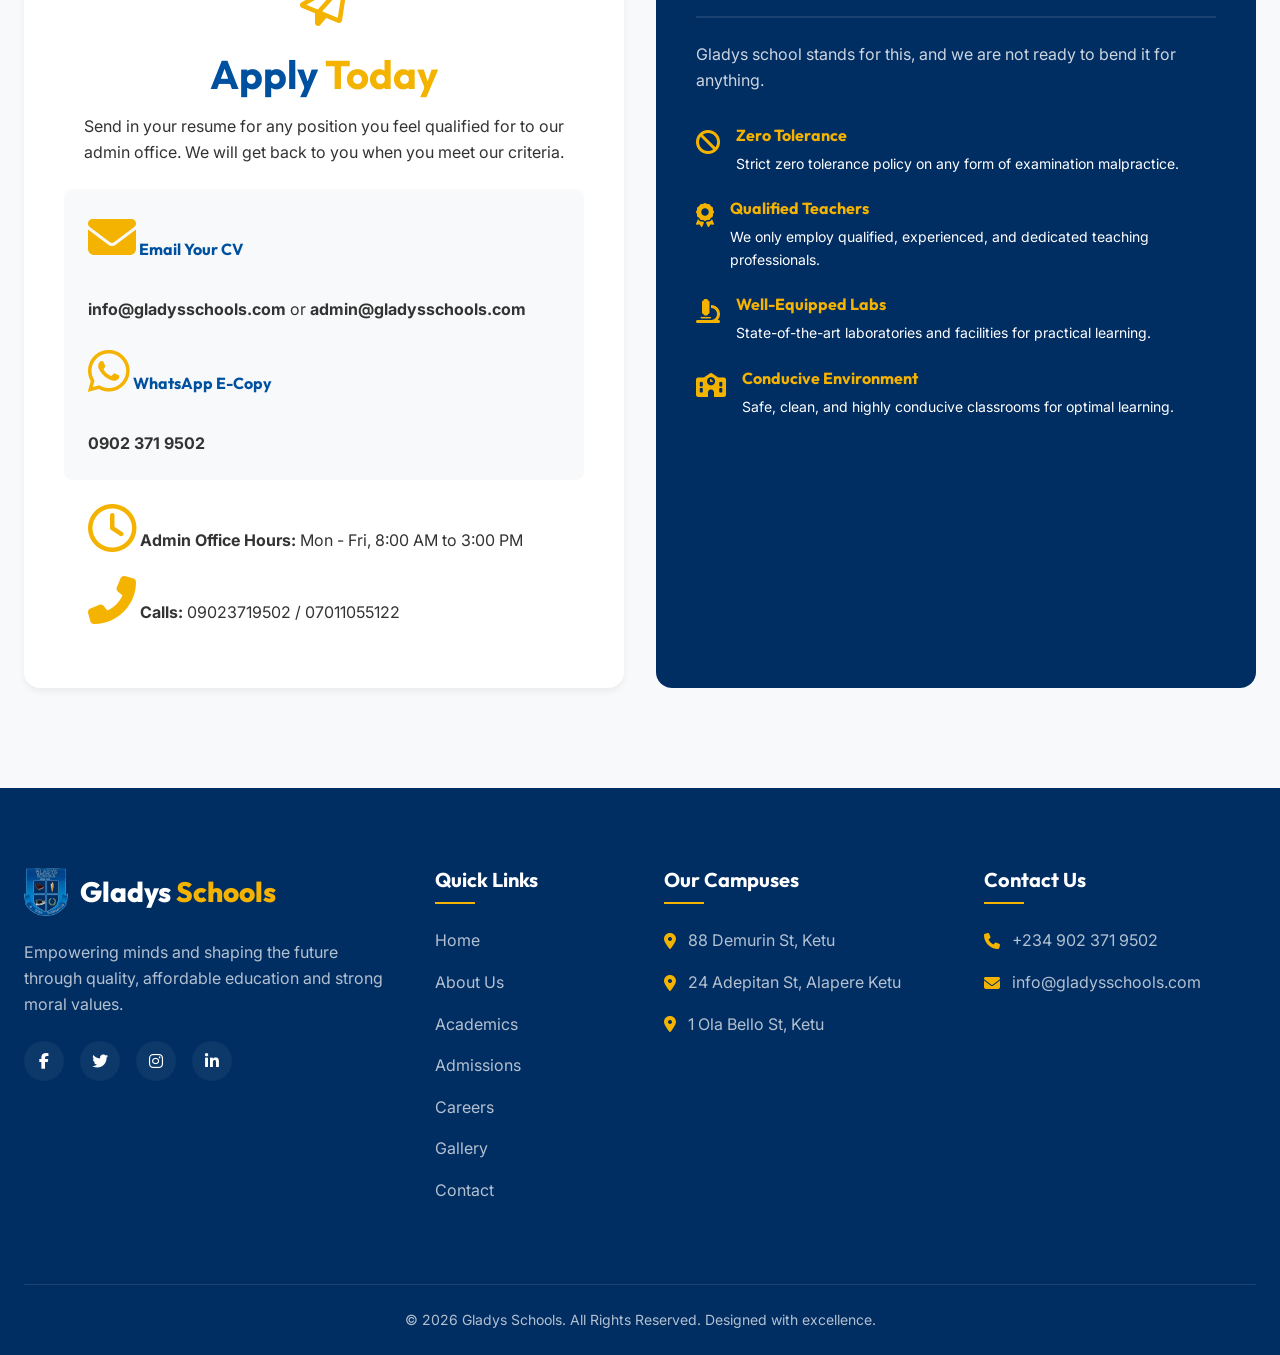
<file: career.html>
<!DOCTYPE html>
<html lang="en">
<head>
    <meta charset="UTF-8">
    <meta name="viewport" content="width=device-width, initial-scale=1.0">
    <title>Careers | Gladys Schools</title>
    <link rel="preconnect" href="https://fonts.googleapis.com">
    <link rel="preconnect" href="https://fonts.gstatic.com" crossorigin>
    <link href="https://fonts.googleapis.com/css2?family=Inter:wght@300;400;500;600&family=Outfit:wght@400;600;700;800&display=swap" rel="stylesheet">
    <link rel="stylesheet" href="styles.css">
    <link rel="stylesheet" href="https://cdnjs.cloudflare.com/ajax/libs/font-awesome/6.4.0/css/all.min.css">
    <style>
        .page-header {
            background-image: linear-gradient(rgba(15, 40, 98, 0.85), rgba(15, 40, 98, 0.85)), url('assets/new_hero.jpg');
            background-size: cover;
            background-position: center;
            padding: 150px 0 80px;
            text-align: center;
            color: var(--white);
        }
        .page-title {
            font-size: 3.5rem;
            margin-bottom: 16px;
            color: var(--white);
        }
        
        /* Vacancy Banner */
        .vacancy-banner {
            background: linear-gradient(135deg, var(--accent), var(--accent-hover));
            color: var(--primary-dark);
            padding: 40px;
            border-radius: 16px;
            box-shadow: var(--shadow-md);
            margin-top: -60px;
            position: relative;
            z-index: 10;
            display: flex;
            align-items: center;
            justify-content: space-between;
            gap: 24px;
        }
        .vacancy-content h2 {
            color: var(--primary-dark);
            margin-bottom: 12px;
            display: flex;
            align-items: center;
            gap: 12px;
        }
        .vacancy-content p {
            font-size: 1.125rem;
            font-weight: 500;
        }
        .vacancy-tag {
            background: var(--primary-dark);
            color: var(--white);
            padding: 4px 12px;
            border-radius: 50px;
            font-size: 0.875rem;
            font-weight: 600;
            text-transform: uppercase;
            letter-spacing: 1px;
        }

        /* Career Paths */
        .path-grid {
            display: grid;
            grid-template-columns: repeat(3, 1fr);
            gap: 32px;
        }
        .path-card {
            background: var(--white);
            border: 1px solid rgba(0,0,0,0.05);
            border-radius: 16px;
            padding: 32px;
            transition: var(--transition);
        }
        .path-card:hover {
            box-shadow: var(--shadow-md);
            transform: translateY(-5px);
            border-color: var(--accent);
        }
        .path-icon {
            width: 60px;
            height: 60px;
            background: var(--bg-light);
            color: var(--primary);
            border-radius: 12px;
            display: flex;
            align-items: center;
            justify-content: center;
            font-size: 1.5rem;
            margin-bottom: 24px;
            transition: var(--transition);
        }
        .path-card:hover .path-icon {
            background: var(--primary);
            color: var(--white);
        }

        /* Core Values Sidebar */
        .values-sidebar {
            background: var(--primary-dark);
            color: var(--white);
            padding: 40px;
            border-radius: 16px;
            height: 100%;
        }
        .values-sidebar h3 {
            color: var(--white);
            margin-bottom: 24px;
            border-bottom: 2px solid rgba(255,255,255,0.1);
            padding-bottom: 16px;
        }
        .value-item {
            display: flex;
            gap: 16px;
            margin-bottom: 24px;
        }
        .value-item i {
            color: var(--accent);
            font-size: 1.5rem;
            margin-top: 4px;
        }

        /* Contact Box */
        .contact-box {
            background: var(--white);
            padding: 40px;
            border-radius: 16px;
            box-shadow: var(--shadow-sm);
            text-align: center;
        }
        .contact-box i {
            font-size: 3rem;
            color: var(--accent);
            margin-bottom: 24px;
        }
        @media (max-width: 768px) {
            .vacancy-banner { flex-direction: column; text-align: center; }
            .path-grid { grid-template-columns: 1fr; }
        }
    </style>
</head>
<body>
    <header class="navbar scrolled">
        <div class="container nav-container">
            <div class="logo">
                <a href="index.html" class="logo-link">
                    <img src="assets/logo.png" alt="Gladys Schools Logo" class="logo-img">
                    <span class="logo-text">Gladys <span class="accent">Schools</span></span>
                </a>
            </div>
            <nav class="nav-links">
                <a href="index.html">Home</a>
                <a href="about.html">About Us</a>
                <a href="index.html#academics">Academics</a>
                <a href="admission.html">Admissions</a>
                <a href="career.html" class="active">Careers</a>
                <a href="gallery.html">Gallery</a>
                <a href="contact.html">Contact</a>
            </nav>
            <div class="nav-actions">
                <a href="https://forms.gle/RJkUyszHGyeey3H2A" target="_blank" class="btn btn-primary">Apply Now</a>
            </div>
            <button class="mobile-menu-btn"><i class="fas fa-bars"></i></button>
        </div>
    </header>

    <div class="page-header">
        <div class="container fade-in-up">
            <h1 class="page-title">Careers</h1>
            <p class="section-subtitle" style="color: rgba(255,255,255,0.8); margin-bottom: 0;">Join our team of dedicated professionals shaping the future.</p>
        </div>
    </div>

    <div class="container fade-in-up delay-1">
        <div class="vacancy-banner">
            <div class="vacancy-content">
                <h2><span class="vacancy-tag">Urgent Vacancy</span> English Language Teacher</h2>
                <p>We are currently seeking a qualified English Language subject teacher for Gladys High School.</p>
                <p style="font-size: 0.875rem; opacity: 0.9; margin-top: 8px;"><i class="fas fa-graduation-cap"></i> Requirement: B.A / B.A (Ed) in English Language</p>
            </div>
            <div>
                <a href="mailto:info@gladysschools.com" class="btn btn-secondary">Submit CV</a>
            </div>
        </div>
    </div>

    <section class="section">
        <div class="container">
            <div class="section-header text-center">
                <span class="section-tag">Opportunities</span>
                <h2 class="section-title">Career <span class="accent">Paths</span></h2>
                <p class="section-subtitle">We have opportunities across various departments for dedicated individuals looking to grow with us.</p>
            </div>
            
            <div class="path-grid">
                <div class="path-card">
                    <div class="path-icon"><i class="fas fa-chalkboard-teacher"></i></div>
                    <h3>Teaching Staff</h3>
                    <p>Apply as teaching staff in our high school if you have a degree in Education in any of the subjects taken in high school.</p>
                </div>
                <div class="path-card">
                    <div class="path-icon"><i class="fas fa-book-reader"></i></div>
                    <h3>Classroom Teacher</h3>
                    <p>If you are an experienced primary school teacher, there is an opportunity to pursue a rewarding career in our primary sections.</p>
                </div>
                <div class="path-card">
                    <div class="path-icon"><i class="fas fa-baby"></i></div>
                    <h3>Creche Teacher</h3>
                    <p>Opportunities for compassionate individuals who are excellent at handling children and teaching in our creche sections.</p>
                </div>
                <div class="path-card">
                    <div class="path-icon"><i class="fas fa-user-tie"></i></div>
                    <h3>Non-Teaching Staff</h3>
                    <p>Pursue a career with us in the admin office, or as dedicated cleaners and security officers maintaining our environment.</p>
                </div>
                <div class="path-card">
                    <div class="path-icon"><i class="fas fa-bus"></i></div>
                    <h3>Drivers</h3>
                    <p>Opportunities exist in our transport department. We need dedicated, careful drivers and bus attendants.</p>
                </div>
                <div class="path-card">
                    <div class="path-icon"><i class="fas fa-utensils"></i></div>
                    <h3>Chef</h3>
                    <p>We need a qualified chef in our kitchen department. We believe in serving the students and pupils good, nutritious meals.</p>
                </div>
            </div>
        </div>
    </section>

    <section class="section bg-light">
        <div class="container">
            <div class="grid grid-2">
                <div class="contact-box">
                    <i class="far fa-paper-plane"></i>
                    <h2 class="section-title">Apply <span class="accent">Today</span></h2>
                    <p style="margin-bottom: 24px;">Send in your resume for any position you feel qualified for to our admin office. We will get back to you when you meet our criteria.</p>
                    
                    <div style="text-align: left; background: var(--bg-light); padding: 24px; border-radius: 8px; margin-bottom: 24px;">
                        <h4 style="color: var(--primary); margin-bottom: 12px;"><i class="fas fa-envelope"></i> Email Your CV</h4>
                        <p><strong>info@gladysschools.com</strong> or <strong>admin@gladysschools.com</strong></p>
                        
                        <h4 style="color: var(--primary); margin: 24px 0 12px;"><i class="fab fa-whatsapp"></i> WhatsApp E-Copy</h4>
                        <p><strong>0902 371 9502</strong></p>
                    </div>

                    <div style="text-align: left; padding: 0 24px;">
                        <p><i class="far fa-clock accent"></i> <strong>Admin Office Hours:</strong> Mon - Fri, 8:00 AM to 3:00 PM</p>
                        <p><i class="fas fa-phone-alt accent"></i> <strong>Calls:</strong> 09023719502 / 07011055122</p>
                    </div>
                </div>

                <div class="values-sidebar">
                    <h3>Our Core Values</h3>
                    <p style="margin-bottom: 32px; color: rgba(255,255,255,0.8);">Gladys school stands for this, and we are not ready to bend it for anything.</p>
                    
                    <div class="value-item">
                        <i class="fas fa-ban"></i>
                        <div>
                            <h4 style="color: var(--accent); margin-bottom: 8px;">Zero Tolerance</h4>
                            <p style="font-size: 0.875rem;">Strict zero tolerance policy on any form of examination malpractice.</p>
                        </div>
                    </div>
                    <div class="value-item">
                        <i class="fas fa-award"></i>
                        <div>
                            <h4 style="color: var(--accent); margin-bottom: 8px;">Qualified Teachers</h4>
                            <p style="font-size: 0.875rem;">We only employ qualified, experienced, and dedicated teaching professionals.</p>
                        </div>
                    </div>
                    <div class="value-item">
                        <i class="fas fa-microscope"></i>
                        <div>
                            <h4 style="color: var(--accent); margin-bottom: 8px;">Well-Equipped Labs</h4>
                            <p style="font-size: 0.875rem;">State-of-the-art laboratories and facilities for practical learning.</p>
                        </div>
                    </div>
                    <div class="value-item">
                        <i class="fas fa-school"></i>
                        <div>
                            <h4 style="color: var(--accent); margin-bottom: 8px;">Conducive Environment</h4>
                            <p style="font-size: 0.875rem;">Safe, clean, and highly conducive classrooms for optimal learning.</p>
                        </div>
                    </div>
                </div>
            </div>
        </div>
    </section>

    <footer class="footer">
        <div class="container">
            <div class="footer-grid">
                <div class="footer-col brand-col">
                    <div class="logo footer-logo">
                        <img src="assets/logo.png" alt="Gladys Schools Logo" class="logo-img">
                        <span class="logo-text">Gladys <span class="accent">Schools</span></span>
                    </div>
                    <p>Empowering minds and shaping the future through quality, affordable education and strong moral values.</p>
                    <div class="social-links">
                        <a href="#"><i class="fab fa-facebook-f"></i></a>
                        <a href="#"><i class="fab fa-twitter"></i></a>
                        <a href="#"><i class="fab fa-instagram"></i></a>
                        <a href="#"><i class="fab fa-linkedin-in"></i></a>
                    </div>
                </div>
                <div class="footer-col">
                    <h3>Quick Links</h3>
                    <ul>
                        <li><a href="index.html">Home</a></li>
                        <li><a href="about.html">About Us</a></li>
                        <li><a href="index.html#academics">Academics</a></li>
                        <li><a href="admission.html">Admissions</a></li>
                        <li><a href="career.html">Careers</a></li>
                        <li><a href="gallery.html">Gallery</a></li>
                        <li><a href="contact.html">Contact</a></li>
                    </ul>
                </div>
                <div class="footer-col">
                    <h3>Our Campuses</h3>
                    <ul>
                        <li><i class="fas fa-map-marker-alt"></i> 88 Demurin St, Ketu</li>
                        <li><i class="fas fa-map-marker-alt"></i> 24 Adepitan St, Alapere Ketu</li>
                        <li><i class="fas fa-map-marker-alt"></i> 1 Ola Bello St, Ketu</li>
                    </ul>
                </div>
                <div class="footer-col">
                    <h3>Contact Us</h3>
                    <ul>
                        <li><i class="fas fa-phone"></i> +234 902 371 9502</li>
                        <li><i class="fas fa-envelope"></i> info@gladysschools.com</li>
                    </ul>
                </div>
            </div>
            <div class="footer-bottom">
                <p>&copy; 2026 Gladys Schools. All Rights Reserved. Designed with excellence.</p>
            </div>
        </div>
    </footer>

    <!-- Theme toggle: bottom LEFT -->
    <div class="theme-container">
        <button id="theme-toggle" class="float-btn theme-float" aria-label="Toggle Dark Mode">
            <i class="fas fa-moon" id="theme-icon"></i>
        </button>
    </div>

    <!-- WhatsApp: bottom RIGHT -->
    <div class="whatsapp-container">
        <a href="https://wa.me/2348025016072" target="_blank" class="float-btn whatsapp-float" aria-label="Chat on WhatsApp">
            <i class="fab fa-whatsapp"></i>
        </a>
    </div>

    <script>
        // Theme Toggle Logic
        const themeToggleBtn = document.getElementById('theme-toggle');
        const themeIcon = document.getElementById('theme-icon');
        const currentTheme = localStorage.getItem('theme') || 'light';
        
        document.documentElement.setAttribute('data-theme', currentTheme);
        if (currentTheme === 'dark') {
            themeIcon.classList.replace('fa-moon', 'fa-sun');
        }

        themeToggleBtn.addEventListener('click', () => {
            let theme = document.documentElement.getAttribute('data-theme');
            let newTheme = theme === 'dark' ? 'light' : 'dark';
            document.documentElement.setAttribute('data-theme', newTheme);
            localStorage.setItem('theme', newTheme);
            
            if (newTheme === 'dark') {
                themeIcon.classList.replace('fa-moon', 'fa-sun');
            } else {
                themeIcon.classList.replace('fa-sun', 'fa-moon');
            }
        });

        // Mobile Menu Toggle
        const mobileMenuBtn = document.querySelector('.mobile-menu-btn');
        const navLinks = document.querySelector('.nav-links');
        
        if (mobileMenuBtn && navLinks) {
            mobileMenuBtn.addEventListener('click', () => {
                navLinks.classList.toggle('active');
            });
        }

        // Simple sticky navbar effect
        window.addEventListener('scroll', () => {
            const navbar = document.querySelector('.navbar');
            if (window.scrollY > 50) {
                navbar.classList.add('scrolled');
            } else {
                navbar.classList.add('scrolled');
            }
        });
        
        // Ensure navbar is styled correctly on load
        document.querySelector('.navbar').style.background = 'rgba(255, 255, 255, 0.95)';
        document.querySelector('.navbar').style.boxShadow = 'var(--shadow-sm)';
        document.querySelectorAll('.nav-links a').forEach(el => el.style.color = 'var(--text-main)');
        document.querySelector('.logo-text').style.color = 'var(--primary)';
        document.querySelector('.nav-links a.active').style.color = 'var(--accent)';
    </script>
</body>
</html>
</file>
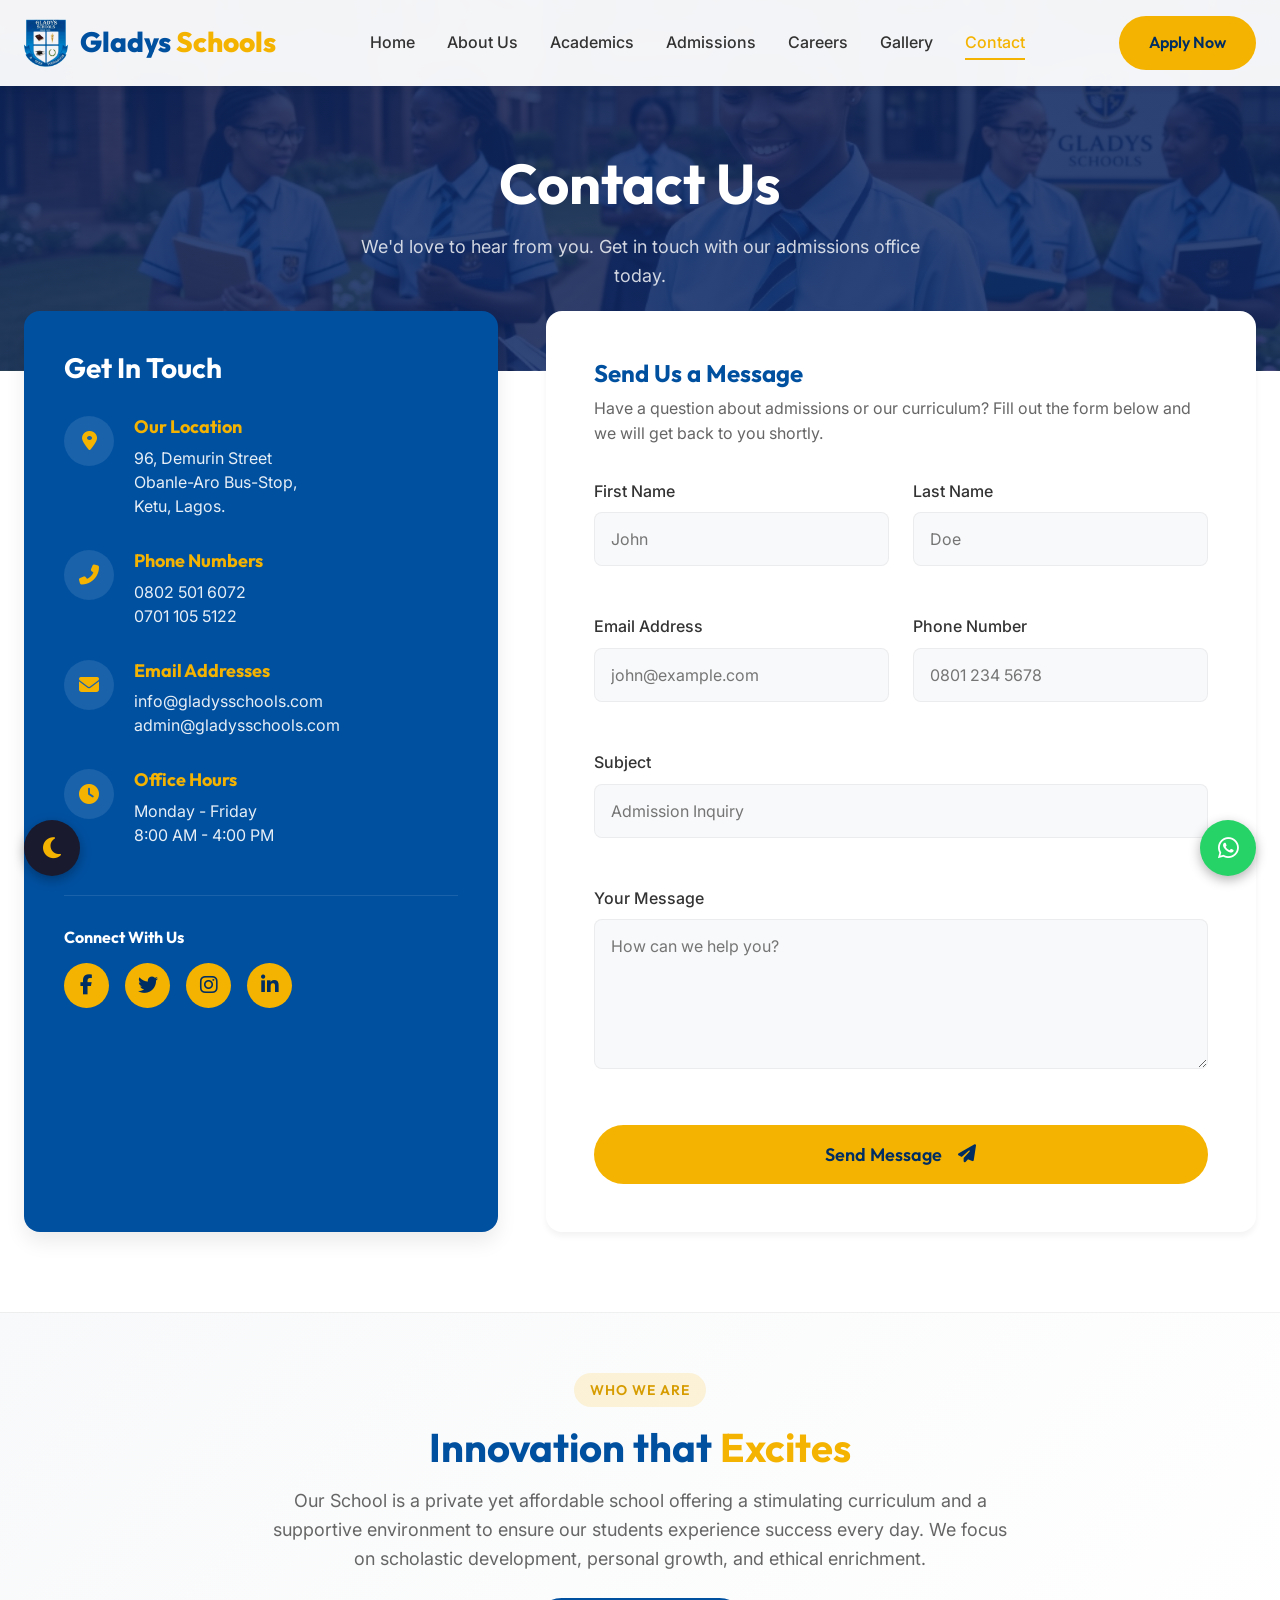
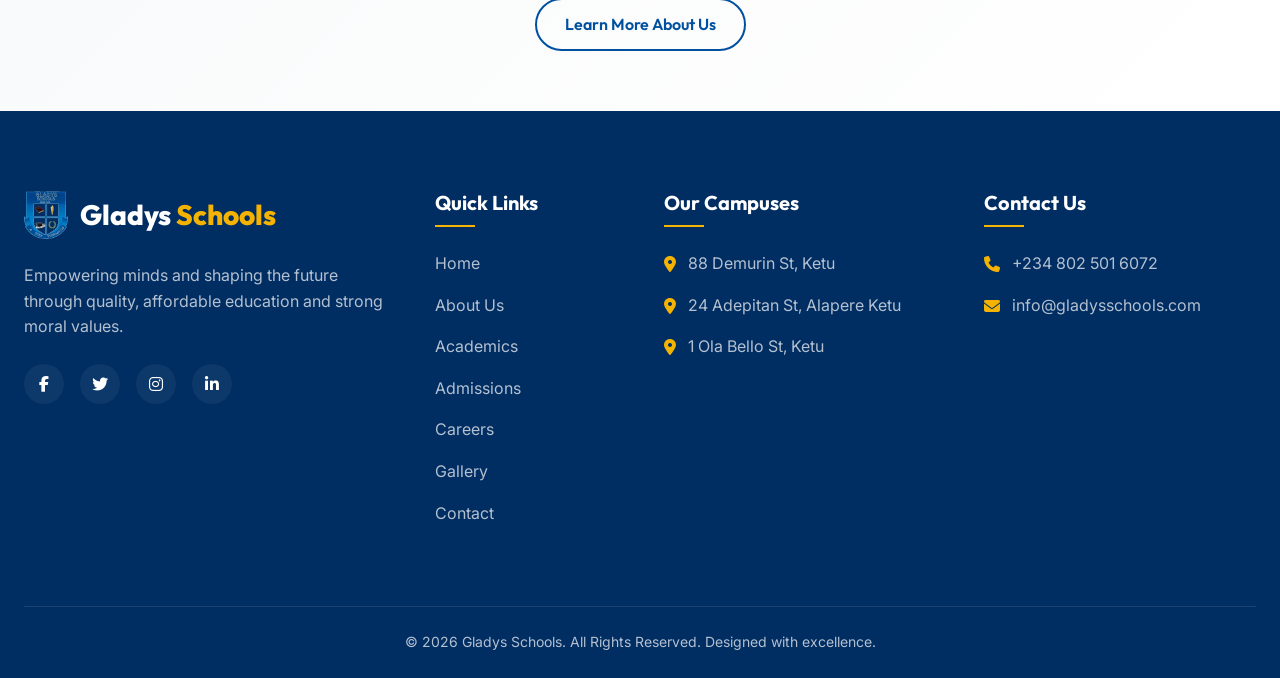
<file: contact.html>
<!DOCTYPE html>
<html lang="en">
<head>
    <meta charset="UTF-8">
    <meta name="viewport" content="width=device-width, initial-scale=1.0">
    <title>Contact Us | Gladys Schools</title>
    <link rel="preconnect" href="https://fonts.googleapis.com">
    <link rel="preconnect" href="https://fonts.gstatic.com" crossorigin>
    <link href="https://fonts.googleapis.com/css2?family=Inter:wght@300;400;500;600&family=Outfit:wght@400;600;700;800&display=swap" rel="stylesheet">
    <link rel="stylesheet" href="styles.css">
    <link rel="stylesheet" href="https://cdnjs.cloudflare.com/ajax/libs/font-awesome/6.4.0/css/all.min.css">
    <style>
        .page-header {
            background-image: linear-gradient(rgba(15, 40, 98, 0.85), rgba(15, 40, 98, 0.85)), url('assets/new_hero.jpg');
            background-size: cover;
            background-position: center;
            padding: 150px 0 80px;
            text-align: center;
            color: var(--white);
        }
        .page-title {
            font-size: 3.5rem;
            margin-bottom: 16px;
            color: var(--white);
        }
        
        /* Contact Layout */
        .contact-layout {
            display: grid;
            grid-template-columns: 1fr 1.5fr;
            gap: 48px;
            margin-top: -60px;
            position: relative;
            z-index: 10;
        }

        /* Info Sidebar */
        .info-sidebar {
            background: var(--primary);
            color: var(--white);
            border-radius: 16px;
            padding: 40px;
            box-shadow: var(--shadow-md);
        }
        .info-sidebar h3 {
            color: var(--white);
            margin-bottom: 32px;
            font-size: 1.75rem;
        }
        .info-item {
            display: flex;
            gap: 20px;
            margin-bottom: 32px;
        }
        .info-icon {
            width: 50px;
            height: 50px;
            background: rgba(255,255,255,0.1);
            color: var(--accent);
            border-radius: 50%;
            display: flex;
            align-items: center;
            justify-content: center;
            font-size: 1.25rem;
            flex-shrink: 0;
        }
        .info-content h4 {
            color: var(--accent);
            margin-bottom: 8px;
            font-size: 1.125rem;
        }
        .info-content p {
            color: rgba(255,255,255,0.9);
            line-height: 1.5;
        }
        
        /* Social Media Specific */
        .social-box {
            margin-top: 48px;
            padding-top: 32px;
            border-top: 1px solid rgba(255,255,255,0.1);
        }
        .social-box h4 {
            color: var(--white);
            margin-bottom: 16px;
        }
        .social-icons {
            display: flex;
            gap: 16px;
        }
        .social-icons a {
            width: 45px;
            height: 45px;
            background: var(--accent);
            color: var(--primary-dark);
            border-radius: 50%;
            display: flex;
            align-items: center;
            justify-content: center;
            font-size: 1.25rem;
            transition: var(--transition);
        }
        .social-icons a:hover {
            background: var(--white);
            transform: translateY(-3px);
        }

        /* Contact Form */
        .contact-form-wrapper {
            background: var(--white);
            padding: 48px;
            border-radius: 16px;
            box-shadow: var(--shadow-sm);
        }
        .form-header h2 {
            color: var(--primary);
            margin-bottom: 8px;
        }
        .form-header p {
            color: var(--text-muted);
            margin-bottom: 32px;
        }
        .form-grid {
            display: grid;
            grid-template-columns: 1fr 1fr;
            gap: 24px;
        }
        .form-group {
            margin-bottom: 24px;
        }
        .form-group.full-width {
            grid-column: 1 / -1;
        }
        .form-label {
            display: block;
            margin-bottom: 8px;
            font-weight: 500;
            color: var(--text-main);
        }
        .form-control {
            width: 100%;
            padding: 16px;
            background: var(--bg-light);
            border: 1px solid rgba(0,0,0,0.05);
            border-radius: 8px;
            font-family: var(--font-body);
            font-size: 1rem;
            color: var(--text-main);
            transition: var(--transition);
        }
        .form-control:focus {
            outline: none;
            border-color: var(--accent);
            background: var(--white);
            box-shadow: 0 0 0 4px rgba(245, 179, 1, 0.1);
        }
        textarea.form-control {
            height: 150px;
            resize: vertical;
        }

        /* Mini About Banner */
        .mini-about {
            background: linear-gradient(135deg, var(--bg-light), var(--white));
            padding: 60px 0;
            border-top: 1px solid rgba(0,0,0,0.05);
        }

        @media (max-width: 992px) {
            .contact-layout { grid-template-columns: 1fr; margin-top: 40px; }
            .info-sidebar { margin-top: 0; }
        }
        @media (max-width: 768px) {
            .form-grid { grid-template-columns: 1fr; }
            .contact-form-wrapper { padding: 32px 24px; }
        }
    </style>
</head>
<body>
    <header class="navbar scrolled">
        <div class="container nav-container">
            <div class="logo">
                <a href="index.html" class="logo-link">
                    <img src="assets/logo.png" alt="Gladys Schools Logo" class="logo-img">
                    <span class="logo-text">Gladys <span class="accent">Schools</span></span>
                </a>
            </div>
            <nav class="nav-links">
                <a href="index.html">Home</a>
                <a href="about.html">About Us</a>
                <a href="index.html#academics">Academics</a>
                <a href="admission.html">Admissions</a>
                <a href="career.html">Careers</a>
                <a href="gallery.html">Gallery</a>
                <a href="contact.html" class="active">Contact</a>
            </nav>
            <div class="nav-actions">
                <a href="https://forms.gle/RJkUyszHGyeey3H2A" target="_blank" class="btn btn-primary">Apply Now</a>
            </div>
            <button class="mobile-menu-btn"><i class="fas fa-bars"></i></button>
        </div>
    </header>

    <div class="page-header">
        <div class="container fade-in-up">
            <h1 class="page-title">Contact Us</h1>
            <p class="section-subtitle" style="color: rgba(255,255,255,0.8); margin-bottom: 0;">We'd love to hear from you. Get in touch with our admissions office today.</p>
        </div>
    </div>

    <section class="container fade-in-up delay-1" style="padding-bottom: 80px;">
        <div class="contact-layout">
            
            <!-- Contact Information Sidebar -->
            <div class="info-sidebar">
                <h3>Get In Touch</h3>
                
                <div class="info-item">
                    <div class="info-icon"><i class="fas fa-map-marker-alt"></i></div>
                    <div class="info-content">
                        <h4>Our Location</h4>
                        <p>96, Demurin Street<br>Obanle-Aro Bus-Stop,<br>Ketu, Lagos.</p>
                    </div>
                </div>
                
                <div class="info-item">
                    <div class="info-icon"><i class="fas fa-phone-alt"></i></div>
                    <div class="info-content">
                        <h4>Phone Numbers</h4>
                        <p>0802 501 6072<br>0701 105 5122</p>
                    </div>
                </div>
                
                <div class="info-item">
                    <div class="info-icon"><i class="fas fa-envelope"></i></div>
                    <div class="info-content">
                        <h4>Email Addresses</h4>
                        <p>info@gladysschools.com<br>admin@gladysschools.com</p>
                    </div>
                </div>

                <div class="info-item">
                    <div class="info-icon"><i class="fas fa-clock"></i></div>
                    <div class="info-content">
                        <h4>Office Hours</h4>
                        <p>Monday - Friday<br>8:00 AM - 4:00 PM</p>
                    </div>
                </div>

                <div class="social-box">
                    <h4>Connect With Us</h4>
                    <div class="social-icons">
                        <a href="https://www.facebook.com/GladysSchoolsLagos" target="_blank" title="Facebook"><i class="fab fa-facebook-f"></i></a>
                        <a href="#" title="Twitter"><i class="fab fa-twitter"></i></a>
                        <a href="#" title="Instagram"><i class="fab fa-instagram"></i></a>
                        <a href="#" title="LinkedIn"><i class="fab fa-linkedin-in"></i></a>
                    </div>
                </div>
            </div>

            <!-- Contact Form -->
            <div class="contact-form-wrapper">
                <div class="form-header">
                    <h2>Send Us a Message</h2>
                    <p>Have a question about admissions or our curriculum? Fill out the form below and we will get back to you shortly.</p>
                </div>
                
                <form action="#" method="POST" onsubmit="event.preventDefault(); alert('Thank you for reaching out! Your message has been simulated.');">
                    <div class="form-grid">
                        <div class="form-group">
                            <label class="form-label" for="firstName">First Name</label>
                            <input type="text" id="firstName" class="form-control" placeholder="John" required>
                        </div>
                        <div class="form-group">
                            <label class="form-label" for="lastName">Last Name</label>
                            <input type="text" id="lastName" class="form-control" placeholder="Doe" required>
                        </div>
                        <div class="form-group">
                            <label class="form-label" for="email">Email Address</label>
                            <input type="email" id="email" class="form-control" placeholder="john@example.com" required>
                        </div>
                        <div class="form-group">
                            <label class="form-label" for="phone">Phone Number</label>
                            <input type="tel" id="phone" class="form-control" placeholder="0801 234 5678">
                        </div>
                        <div class="form-group full-width">
                            <label class="form-label" for="subject">Subject</label>
                            <input type="text" id="subject" class="form-control" placeholder="Admission Inquiry" required>
                        </div>
                        <div class="form-group full-width">
                            <label class="form-label" for="message">Your Message</label>
                            <textarea id="message" class="form-control" placeholder="How can we help you?" required></textarea>
                        </div>
                        <div class="form-group full-width" style="margin-bottom: 0;">
                            <button type="submit" class="btn btn-primary btn-large" style="width: 100%;">Send Message <i class="fas fa-paper-plane" style="margin-left: 8px;"></i></button>
                        </div>
                    </div>
                </form>
            </div>

        </div>
    </section>

    <!-- Mini About Section -->
    <section class="mini-about text-center">
        <div class="container" style="max-width: 800px;">
            <span class="section-tag">Who We Are</span>
            <h2 class="section-title">Innovation that <span class="accent">Excites</span></h2>
            <p style="font-size: 1.125rem; color: var(--text-muted); margin-bottom: 24px;">Our School is a private yet affordable school offering a stimulating curriculum and a supportive environment to ensure our students experience success every day. We focus on scholastic development, personal growth, and ethical enrichment.</p>
            <a href="about.html" class="btn btn-outline-light" style="border-color: var(--primary); color: var(--primary);">Learn More About Us</a>
        </div>
    </section>

    <footer class="footer">
        <div class="container">
            <div class="footer-grid">
                <div class="footer-col brand-col">
                    <div class="logo footer-logo">
                        <img src="assets/logo.png" alt="Gladys Schools Logo" class="logo-img">
                        <span class="logo-text">Gladys <span class="accent">Schools</span></span>
                    </div>
                    <p>Empowering minds and shaping the future through quality, affordable education and strong moral values.</p>
                    <div class="social-links">
                        <a href="https://www.facebook.com/GladysSchoolsLagos" target="_blank"><i class="fab fa-facebook-f"></i></a>
                        <a href="#"><i class="fab fa-twitter"></i></a>
                        <a href="#"><i class="fab fa-instagram"></i></a>
                        <a href="#"><i class="fab fa-linkedin-in"></i></a>
                    </div>
                </div>
                <div class="footer-col">
                    <h3>Quick Links</h3>
                    <ul>
                        <li><a href="index.html">Home</a></li>
                        <li><a href="about.html">About Us</a></li>
                        <li><a href="index.html#academics">Academics</a></li>
                        <li><a href="admission.html">Admissions</a></li>
                        <li><a href="career.html">Careers</a></li>
                        <li><a href="gallery.html">Gallery</a></li>
                        <li><a href="contact.html">Contact</a></li>
                    </ul>
                </div>
                <div class="footer-col">
                    <h3>Our Campuses</h3>
                    <ul>
                        <li><i class="fas fa-map-marker-alt"></i> 88 Demurin St, Ketu</li>
                        <li><i class="fas fa-map-marker-alt"></i> 24 Adepitan St, Alapere Ketu</li>
                        <li><i class="fas fa-map-marker-alt"></i> 1 Ola Bello St, Ketu</li>
                    </ul>
                </div>
                <div class="footer-col">
                    <h3>Contact Us</h3>
                    <ul>
                        <li><i class="fas fa-phone"></i> +234 802 501 6072</li>
                        <li><i class="fas fa-envelope"></i> info@gladysschools.com</li>
                    </ul>
                </div>
            </div>
            <div class="footer-bottom">
                <p>&copy; 2026 Gladys Schools. All Rights Reserved. Designed with excellence.</p>
            </div>
        </div>
    </footer>

    <!-- Theme toggle: bottom LEFT -->
    <div class="theme-container">
        <button id="theme-toggle" class="float-btn theme-float" aria-label="Toggle Dark Mode">
            <i class="fas fa-moon" id="theme-icon"></i>
        </button>
    </div>

    <!-- WhatsApp: bottom RIGHT -->
    <div class="whatsapp-container">
        <a href="https://wa.me/2348025016072" target="_blank" class="float-btn whatsapp-float" aria-label="Chat on WhatsApp">
            <i class="fab fa-whatsapp"></i>
        </a>
    </div>

    <script>
        // Theme Toggle Logic
        const themeToggleBtn = document.getElementById('theme-toggle');
        const themeIcon = document.getElementById('theme-icon');
        const currentTheme = localStorage.getItem('theme') || 'light';
        
        document.documentElement.setAttribute('data-theme', currentTheme);
        if (currentTheme === 'dark') {
            themeIcon.classList.replace('fa-moon', 'fa-sun');
        }

        themeToggleBtn.addEventListener('click', () => {
            let theme = document.documentElement.getAttribute('data-theme');
            let newTheme = theme === 'dark' ? 'light' : 'dark';
            document.documentElement.setAttribute('data-theme', newTheme);
            localStorage.setItem('theme', newTheme);
            
            if (newTheme === 'dark') {
                themeIcon.classList.replace('fa-moon', 'fa-sun');
            } else {
                themeIcon.classList.replace('fa-sun', 'fa-moon');
            }
        });

        // Mobile Menu Toggle
        const mobileMenuBtn = document.querySelector('.mobile-menu-btn');
        const navLinks = document.querySelector('.nav-links');
        
        if (mobileMenuBtn && navLinks) {
            mobileMenuBtn.addEventListener('click', () => {
                navLinks.classList.toggle('active');
            });
        }

        // Simple sticky navbar effect
        window.addEventListener('scroll', () => {
            const navbar = document.querySelector('.navbar');
            if (window.scrollY > 50) {
                navbar.classList.add('scrolled');
            } else {
                navbar.classList.add('scrolled'); // Keep it scrolled to match other subpages
            }
        });
        
        // Ensure navbar is styled correctly on load
        document.querySelector('.navbar').style.background = 'rgba(255, 255, 255, 0.95)';
        document.querySelector('.navbar').style.boxShadow = 'var(--shadow-sm)';
        document.querySelectorAll('.nav-links a').forEach(el => el.style.color = 'var(--text-main)');
        document.querySelector('.logo-text').style.color = 'var(--primary)';
        document.querySelector('.nav-links a.active').style.color = 'var(--accent)';
    </script>
</body>
</html>
</file>
<file: styles.css>
:root {
    /* Color Palette */
    --primary: #0050A0;       /* Gladys School Blue */
    --primary-light: #1A70CD;
    --primary-dark: #002D62;
    --accent: #F5B301;        /* Amber/Gold */
    --accent-hover: #D69C00;
    --text-main: #333333;
    --text-muted: #666666;
    --bg-light: #F8F9FA;
    --white: #FFFFFF;
    
    /* Typography */
    --font-heading: 'Outfit', sans-serif;
    --font-body: 'Inter', sans-serif;
    
    /* Transitions */
    --transition: all 0.3s ease;
    
    /* Shadows */
    --shadow-sm: 0 4px 6px rgba(0, 0, 0, 0.05);
    --shadow-md: 0 10px 20px rgba(0, 0, 0, 0.08);
    --shadow-lg: 0 20px 40px rgba(15, 40, 98, 0.15);
}

* {
    margin: 0;
    padding: 0;
    box-sizing: border-box;
}

body {
    font-family: var(--font-body);
    color: var(--text-main);
    line-height: 1.6;
    background-color: var(--white);
    overflow-x: hidden;
}

h1, h2, h3, h4, h5, h6 {
    font-family: var(--font-heading);
    font-weight: 700;
    line-height: 1.2;
    color: var(--primary);
}

a {
    text-decoration: none;
    color: var(--primary);
    transition: var(--transition);
}

.container {
    max-width: 1280px;
    margin: 0 auto;
    padding: 0 24px;
}

.section {
    padding: 100px 0;
}

.bg-light {
    background-color: var(--bg-light);
}

.text-center {
    text-align: center;
}

.accent {
    color: var(--accent);
}

/* Typography Utilities */
.section-title {
    font-size: 2.5rem;
    margin-bottom: 16px;
}

.section-subtitle {
    font-size: 1.125rem;
    color: var(--text-muted);
    max-width: 600px;
    margin: 0 auto 48px;
}

.section-tag {
    display: inline-block;
    padding: 6px 16px;
    background-color: rgba(245, 179, 1, 0.15);
    color: var(--accent-hover);
    font-family: var(--font-heading);
    font-weight: 600;
    font-size: 0.875rem;
    border-radius: 50px;
    margin-bottom: 16px;
    text-transform: uppercase;
    letter-spacing: 1px;
}

/* Buttons */
.btn {
    display: inline-flex;
    align-items: center;
    justify-content: center;
    padding: 12px 28px;
    border-radius: 50px;
    font-family: var(--font-heading);
    font-weight: 600;
    font-size: 1rem;
    cursor: pointer;
    transition: var(--transition);
    border: 2px solid transparent;
    gap: 8px;
}

.btn-primary {
    background-color: var(--accent);
    color: var(--primary-dark);
}

.btn-primary:hover {
    background-color: var(--accent-hover);
    transform: translateY(-2px);
    box-shadow: 0 6px 15px rgba(245, 179, 1, 0.3);
}

.btn-secondary {
    background-color: var(--primary);
    color: var(--white);
}

.btn-secondary:hover {
    background-color: var(--primary-light);
    transform: translateY(-2px);
    box-shadow: 0 6px 15px rgba(15, 40, 98, 0.3);
}

.btn-outline {
    background-color: transparent;
    border-color: var(--white);
    color: var(--white);
}

.btn-outline:hover {
    background-color: var(--white);
    color: var(--primary);
}

.btn-outline-light {
    background-color: transparent;
    border-color: rgba(255,255,255,0.5);
    color: var(--white);
}

.btn-outline-light:hover {
    background-color: var(--white);
    color: var(--primary);
    border-color: var(--white);
}

.btn-large {
    padding: 16px 36px;
    font-size: 1.125rem;
}

/* Navbar */
.navbar {
    position: fixed;
    top: 0;
    left: 0;
    width: 100%;
    z-index: 1000;
    padding: 24px 0;
    transition: var(--transition);
    background: transparent;
}

.navbar.scrolled {
    background: rgba(255, 255, 255, 0.95);
    backdrop-filter: blur(10px);
    padding: 16px 0;
    box-shadow: var(--shadow-sm);
}

.nav-container {
    display: flex;
    justify-content: space-between;
    align-items: center;
}

.logo-link, .footer-logo {
    display: flex;
    align-items: center;
    gap: 12px;
}

.logo-img {
    height: 48px;
    width: auto;
}

.logo-text {
    font-family: var(--font-heading);
    font-weight: 800;
    font-size: 1.75rem;
    color: var(--white);
    transition: var(--transition);
}

.navbar.scrolled .logo-text {
    color: var(--primary);
}

.nav-links {
    display: flex;
    gap: 32px;
}

.nav-links a {
    color: var(--white);
    font-weight: 500;
    position: relative;
}

.navbar.scrolled .nav-links a {
    color: var(--text-main);
}

.nav-links a:hover,
.nav-links a.active {
    color: var(--accent);
}

.nav-links a::after {
    content: '';
    position: absolute;
    bottom: -4px;
    left: 0;
    width: 0;
    height: 2px;
    background-color: var(--accent);
    transition: var(--transition);
}

.nav-links a:hover::after,
.nav-links a.active::after {
    width: 100%;
}

.mobile-menu-btn {
    display: none;
    background: none;
    border: none;
    color: var(--white);
    font-size: 1.5rem;
    cursor: pointer;
}

.navbar.scrolled .mobile-menu-btn {
    color: var(--primary);
}

/* Hero Section */
.hero {
    position: relative;
    min-height: 100vh;
    display: flex;
    align-items: center;
    background-image: url('assets/new_hero.jpg');
    background-size: cover;
    background-position: center;
    background-attachment: fixed;
}

.hero-overlay {
    position: absolute;
    top: 0;
    left: 0;
    width: 100%;
    height: 100%;
    background: linear-gradient(90deg, rgba(15, 40, 98, 0.9) 0%, rgba(15, 40, 98, 0.6) 50%, rgba(15, 40, 98, 0.3) 100%);
}

.hero-content {
    position: relative;
    z-index: 10;
    max-width: 800px;
    color: var(--white);
    padding-top: 80px;
}

.badge {
    display: inline-block;
    padding: 6px 16px;
    background-color: rgba(255, 255, 255, 0.1);
    border: 1px solid rgba(255, 255, 255, 0.2);
    backdrop-filter: blur(5px);
    border-radius: 50px;
    font-size: 0.875rem;
    font-weight: 500;
    margin-bottom: 24px;
    letter-spacing: 1px;
}

.hero-title {
    font-size: 4.5rem;
    color: var(--white);
    margin-bottom: 24px;
}

.hero-subtitle {
    font-size: 1.25rem;
    margin-bottom: 40px;
    max-width: 600px;
    opacity: 0.9;
}

.hero-buttons {
    display: flex;
    gap: 16px;
}

/* Grid System */
.grid {
    display: grid;
    gap: 32px;
}

.grid-2 { grid-template-columns: repeat(2, 1fr); }
.grid-3 { grid-template-columns: repeat(3, 1fr); }
.grid-4 { grid-template-columns: repeat(4, 1fr); }
.align-center { align-items: center; }

/* Cards */
.card {
    background: var(--white);
    border-radius: 16px;
    padding: 40px 32px;
    box-shadow: var(--shadow-sm);
    transition: var(--transition);
    border: 1px solid rgba(0,0,0,0.03);
}

.card:hover {
    transform: translateY(-10px);
    box-shadow: var(--shadow-md);
}

.feature-card {
    text-align: center;
}

.card-icon {
    width: 80px;
    height: 80px;
    background-color: rgba(15, 40, 98, 0.05);
    color: var(--primary);
    border-radius: 50%;
    display: flex;
    align-items: center;
    justify-content: center;
    font-size: 2rem;
    margin: 0 auto 24px;
    transition: var(--transition);
}

.card:hover .card-icon {
    background-color: var(--primary);
    color: var(--white);
}

.feature-card h3 {
    margin-bottom: 16px;
    font-size: 1.5rem;
}

.feature-card p {
    color: var(--text-muted);
}

/* About Section */
.about-image-wrapper {
    position: relative;
}

.rounded-image {
    width: 100%;
    border-radius: 24px;
    display: block;
}

.shadow-lg {
    box-shadow: var(--shadow-lg);
}

.experience-badge {
    position: absolute;
    bottom: -30px;
    right: -30px;
    background: var(--accent);
    color: var(--primary-dark);
    padding: 32px;
    border-radius: 50%;
    width: 140px;
    height: 140px;
    display: flex;
    flex-direction: column;
    align-items: center;
    justify-content: center;
    box-shadow: var(--shadow-md);
    border: 8px solid var(--white);
}

.experience-badge .number {
    font-family: var(--font-heading);
    font-size: 2rem;
    font-weight: 800;
    line-height: 1;
}

.experience-badge .text {
    font-size: 0.875rem;
    font-weight: 600;
    text-transform: uppercase;
}

.about-content p {
    margin-bottom: 24px;
    color: var(--text-muted);
    font-size: 1.125rem;
}

.check-list {
    list-style: none;
    margin-bottom: 32px;
}

.check-list li {
    display: flex;
    align-items: center;
    gap: 12px;
    margin-bottom: 16px;
    font-weight: 500;
}

.check-list li i {
    color: var(--accent);
    font-size: 1.25rem;
}

/* Academics */
.program-card {
    padding: 0;
    overflow: hidden;
    display: flex;
    flex-direction: column;
}

.program-img {
    height: 200px;
    background-color: var(--primary-light);
}

.program-img.creche { background: url('assets/creche.jpg') center/cover; }
.program-img.nursery { background: url('assets/nursery.jpg') center/cover; }
.program-img.primary { background: url('assets/primary.jpg') center/cover; }
.program-img.secondary { background: url('assets/secondary.jpg') center/cover; }

.program-content {
    padding: 32px;
    flex-grow: 1;
    display: flex;
    flex-direction: column;
}

.program-content h3 {
    margin-bottom: 12px;
}

.program-content p {
    color: var(--text-muted);
    margin-bottom: 24px;
    flex-grow: 1;
}

.link-arrow {
    display: inline-flex;
    align-items: center;
    gap: 8px;
    font-weight: 600;
    color: var(--primary);
}

.link-arrow:hover {
    color: var(--accent);
    gap: 12px;
}

/* CTA Section */
.cta-section {
    background-color: var(--primary);
    background-image: radial-gradient(circle at 100% 0%, var(--primary-light) 0%, transparent 50%);
    color: var(--white);
    padding: 100px 0;
}

.cta-title {
    color: var(--white);
    font-size: 3rem;
    margin-bottom: 24px;
}

.cta-text {
    font-size: 1.25rem;
    opacity: 0.9;
    max-width: 600px;
    margin: 0 auto 40px;
}

.cta-buttons {
    display: flex;
    justify-content: center;
    gap: 16px;
}

/* Footer */
.footer {
    background-color: var(--primary-dark);
    color: rgba(255,255,255,0.7);
    padding: 80px 0 0;
}

.footer-grid {
    display: grid;
    grid-template-columns: 2fr 1fr 1.5fr 1.5fr;
    gap: 48px;
    margin-bottom: 64px;
}

.brand-col p {
    margin: 24px 0;
}

.social-links {
    display: flex;
    gap: 16px;
}

.social-links a {
    display: flex;
    align-items: center;
    justify-content: center;
    width: 40px;
    height: 40px;
    background-color: rgba(255,255,255,0.05);
    color: var(--white);
    border-radius: 50%;
    transition: var(--transition);
}

.social-links a:hover {
    background-color: var(--accent);
    color: var(--primary-dark);
    transform: translateY(-3px);
}

.footer-col h3 {
    color: var(--white);
    font-size: 1.25rem;
    margin-bottom: 24px;
    position: relative;
    padding-bottom: 12px;
}

.footer-col h3::after {
    content: '';
    position: absolute;
    bottom: 0;
    left: 0;
    width: 40px;
    height: 2px;
    background-color: var(--accent);
}

.footer-col ul {
    list-style: none;
}

.footer-col ul li {
    margin-bottom: 16px;
    display: flex;
    align-items: center;
    gap: 12px;
}

.footer-col ul li i {
    color: var(--accent);
}

.footer-col ul a {
    color: rgba(255,255,255,0.7);
}

.footer-col ul a:hover {
    color: var(--accent);
    padding-left: 5px;
}

.footer-bottom {
    padding: 24px 0;
    border-top: 1px solid rgba(255,255,255,0.1);
    text-align: center;
    font-size: 0.875rem;
}

/* Animations */
@keyframes fadeInUp {
    from {
        opacity: 0;
        transform: translateY(30px);
    }
    to {
        opacity: 1;
        transform: translateY(0);
    }
}

.fade-in-up {
    animation: fadeInUp 1s cubic-bezier(0.2, 0.8, 0.2, 1) forwards;
    opacity: 0;
}

.delay-1 { animation-delay: 0.2s; }
.delay-2 { animation-delay: 0.4s; }
.delay-3 { animation-delay: 0.6s; }

/* Responsive */
@media (max-width: 1024px) {
    .grid-4 { grid-template-columns: repeat(2, 1fr); }
    .footer-grid { grid-template-columns: repeat(2, 1fr); }
    .hero-title { font-size: 3.5rem; }
}

@media (max-width: 768px) {
    .grid-2, .grid-3, .grid-4 { grid-template-columns: 1fr; }
    .nav-links, .nav-actions { display: none; }
    
    .nav-links.active {
        display: flex;
        flex-direction: column;
        position: absolute;
        top: 100%;
        left: 0;
        width: 100%;
        background-color: var(--white);
        padding: 24px;
        box-shadow: var(--shadow-md);
        gap: 16px;
        align-items: center;
    }

    .navbar:not(.scrolled) .nav-links.active a {
        color: var(--text-main);
    }

    .mobile-menu-btn { display: block; }
    .hero-title { font-size: 2.5rem; }
    .experience-badge { display: none; }
    .cta-buttons, .hero-buttons { flex-direction: column; }
    .footer-grid { grid-template-columns: 1fr; }
    .section { padding: 60px 0; }
    .vmp-cards { grid-template-columns: 1fr; margin-top: 0; }
    .activity-grid { grid-template-columns: 1fr; }
}

/* Dark Mode Theme */
[data-theme="dark"] {
    --primary: #4A90E2;
    --primary-light: #2C6BB5;
    --primary-dark: #121212;
    --text-main: #E0E0E0;
    --text-muted: #A0A0A0;
    --bg-light: #1A1A1A;
    --white: #242424;
    --shadow-sm: 0 4px 6px rgba(0, 0, 0, 0.4);
    --shadow-md: 0 10px 20px rgba(0, 0, 0, 0.6);
    --shadow-lg: 0 20px 40px rgba(0, 0, 0, 0.8);
}

/* Dark mode: scrolled navbar gets dark background — keep text white */
[data-theme="dark"] .navbar.scrolled {
    background: rgba(18, 18, 18, 0.97);
}

[data-theme="dark"] .navbar.scrolled .logo-text {
    color: #ffffff;
}

[data-theme="dark"] .navbar.scrolled .nav-links a {
    color: rgba(255, 255, 255, 0.85);
}

[data-theme="dark"] .navbar.scrolled .nav-links a:hover,
[data-theme="dark"] .navbar.scrolled .nav-links a.active {
    color: var(--accent);
}

[data-theme="dark"] .navbar.scrolled .mobile-menu-btn {
    color: #ffffff;
}

/* Dark mode: unscrolled navbar on HOME PAGE — white text over hero image */
[data-theme="dark"] .navbar:not(.scrolled) .logo-text,
[data-theme="dark"] .navbar:not(.scrolled) .nav-links a {
    color: #ffffff;
}

/* Dark mode: inner pages (About, Admissions, etc.) — 
   navbar always gets a dark background since there's no full-screen hero.
   This prevents white text on a light/transparent background. */
[data-theme="dark"] body:has(.page-header) .navbar {
    background: rgba(18, 18, 18, 0.97) !important;
    box-shadow: 0 2px 10px rgba(0,0,0,0.5);
}

[data-theme="dark"] body:has(.page-header) .navbar .logo-text,
[data-theme="dark"] body:has(.page-header) .navbar .nav-links a {
    color: #ffffff !important;
}

[data-theme="dark"] body:has(.page-header) .navbar .nav-links a:hover,
[data-theme="dark"] body:has(.page-header) .navbar .nav-links a.active {
    color: var(--accent) !important;
}

[data-theme="dark"] body:has(.page-header) .navbar .mobile-menu-btn {
    color: #ffffff !important;
}

/* Light mode: scrolled navbar — force dark/black text on white background */
[data-theme="light"] .navbar.scrolled .logo-text,
:root:not([data-theme="dark"]) .navbar.scrolled .logo-text {
    color: var(--primary);
}

[data-theme="light"] .navbar.scrolled .nav-links a,
:root:not([data-theme="dark"]) .navbar.scrolled .nav-links a {
    color: #111111;
}

[data-theme="light"] .navbar.scrolled .nav-links a:hover,
:root:not([data-theme="dark"]) .navbar.scrolled .nav-links a:hover,
[data-theme="light"] .navbar.scrolled .nav-links a.active,
:root:not([data-theme="dark"]) .navbar.scrolled .nav-links a.active {
    color: var(--accent);
}

[data-theme="dark"] .footer {
    background-color: #121212;
}

[data-theme="dark"] .card {
    border-color: rgba(255,255,255,0.05);
}

[data-theme="dark"] .btn-outline-light {
    border-color: rgba(255,255,255,0.2);
}

/* Hero text always stays white/light regardless of dark mode */
[data-theme="dark"] .hero-title,
[data-theme="dark"] .hero-subtitle,
[data-theme="dark"] .badge {
    color: #ffffff;
}

[data-theme="dark"] .hero-buttons .btn-outline {
    color: #ffffff;
    border-color: rgba(255,255,255,0.7);
}

/* Floating Elements */

/* WhatsApp — bottom RIGHT */
.whatsapp-container {
    position: fixed;
    bottom: 24px;
    right: 24px;
    z-index: 1000;
}

/* Theme Toggle — bottom LEFT */
.theme-container {
    position: fixed;
    bottom: 24px;
    left: 24px;
    z-index: 1000;
}

.float-btn {
    width: 56px;
    height: 56px;
    border-radius: 50%;
    display: flex;
    align-items: center;
    justify-content: center;
    font-size: 24px;
    color: white;
    box-shadow: 0 4px 12px rgba(0,0,0,0.3);
    cursor: pointer;
    transition: all 0.3s ease;
    border: none;
    text-decoration: none;
    outline: none;
}

.float-btn:hover {
    transform: translateY(-5px) scale(1.08);
    box-shadow: 0 8px 20px rgba(0,0,0,0.4);
    color: white;
}

.whatsapp-float {
    background-color: #25D366;
}

.whatsapp-float:hover {
    background-color: #1EBE5D;
    color: white;
}

.theme-float {
    background-color: #1a1a2e;
    color: #F5B301;
}

.theme-float:hover {
    background-color: #111;
    color: #F5B301;
}

[data-theme="dark"] .theme-float {
    background-color: #F5B301;
    color: #121212;
}

[data-theme="dark"] .theme-float:hover {
    background-color: #e0a400;
    color: #121212;
}
</file>
